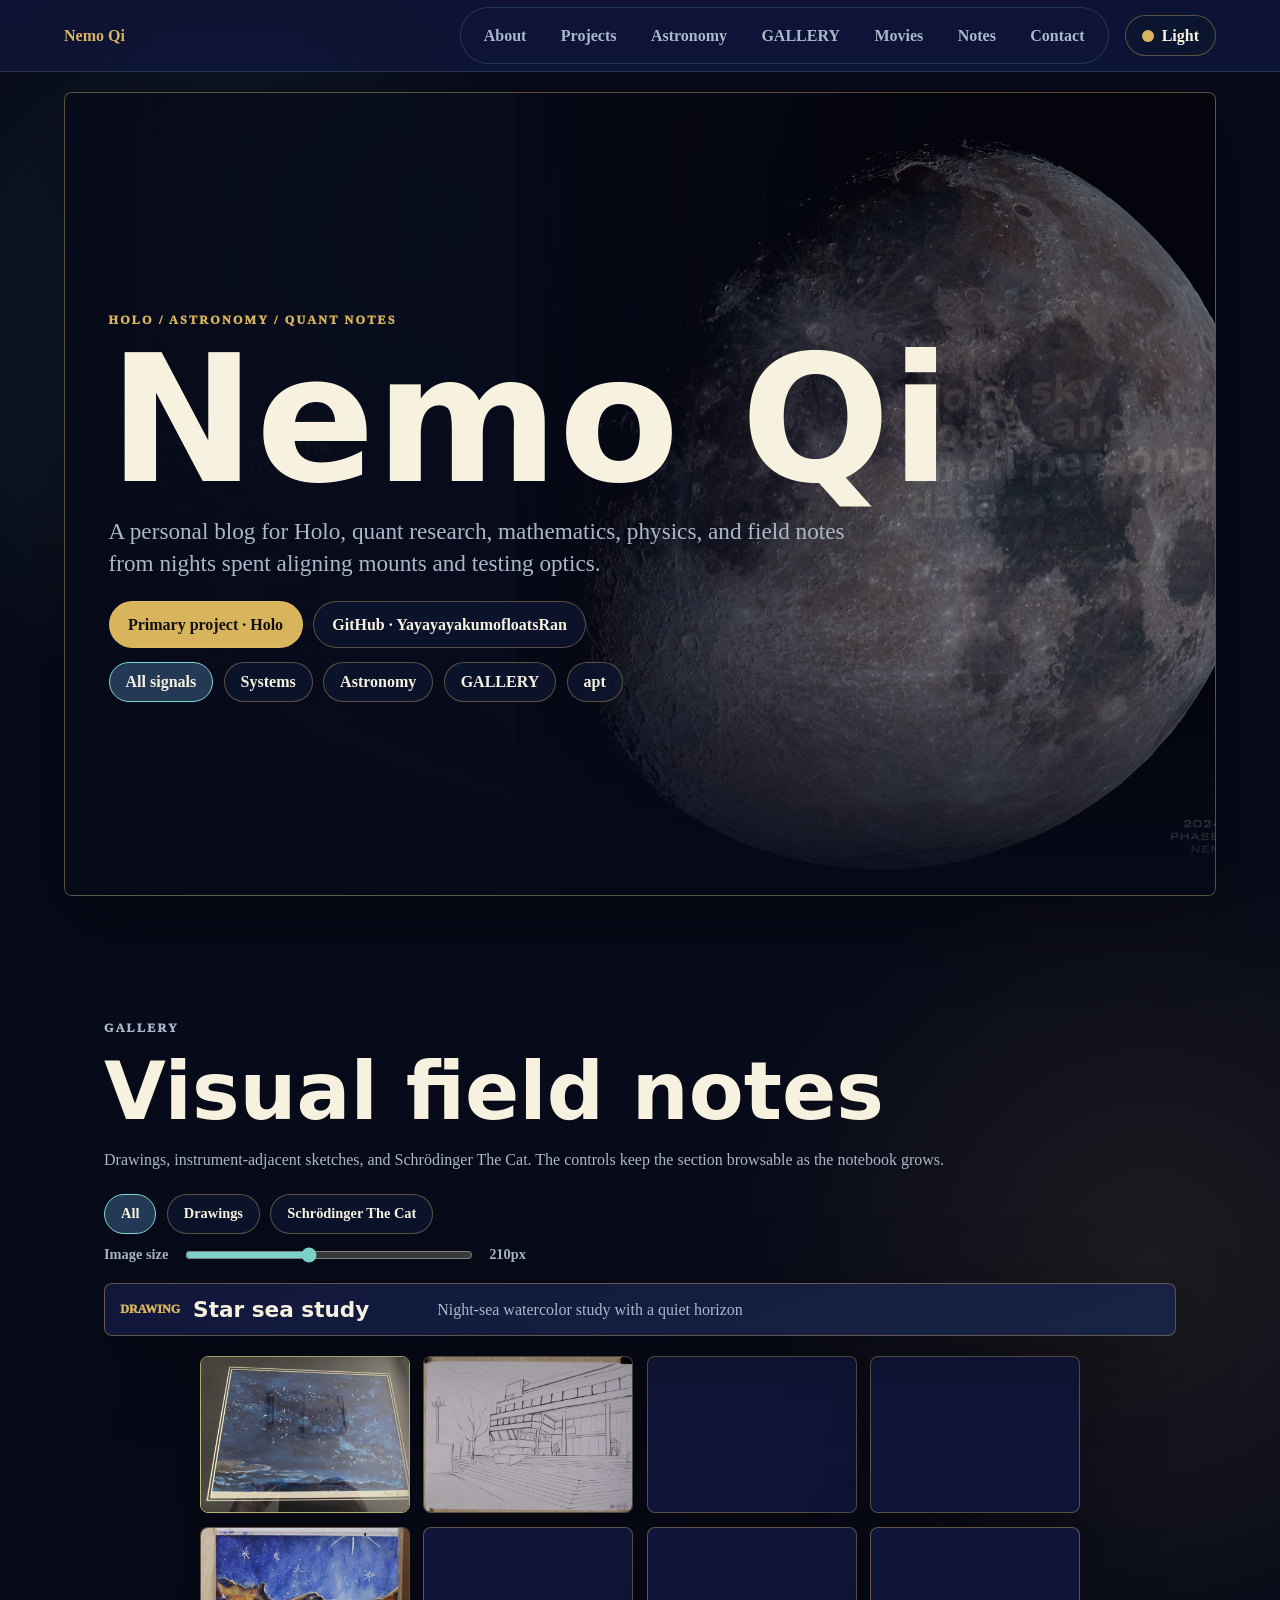
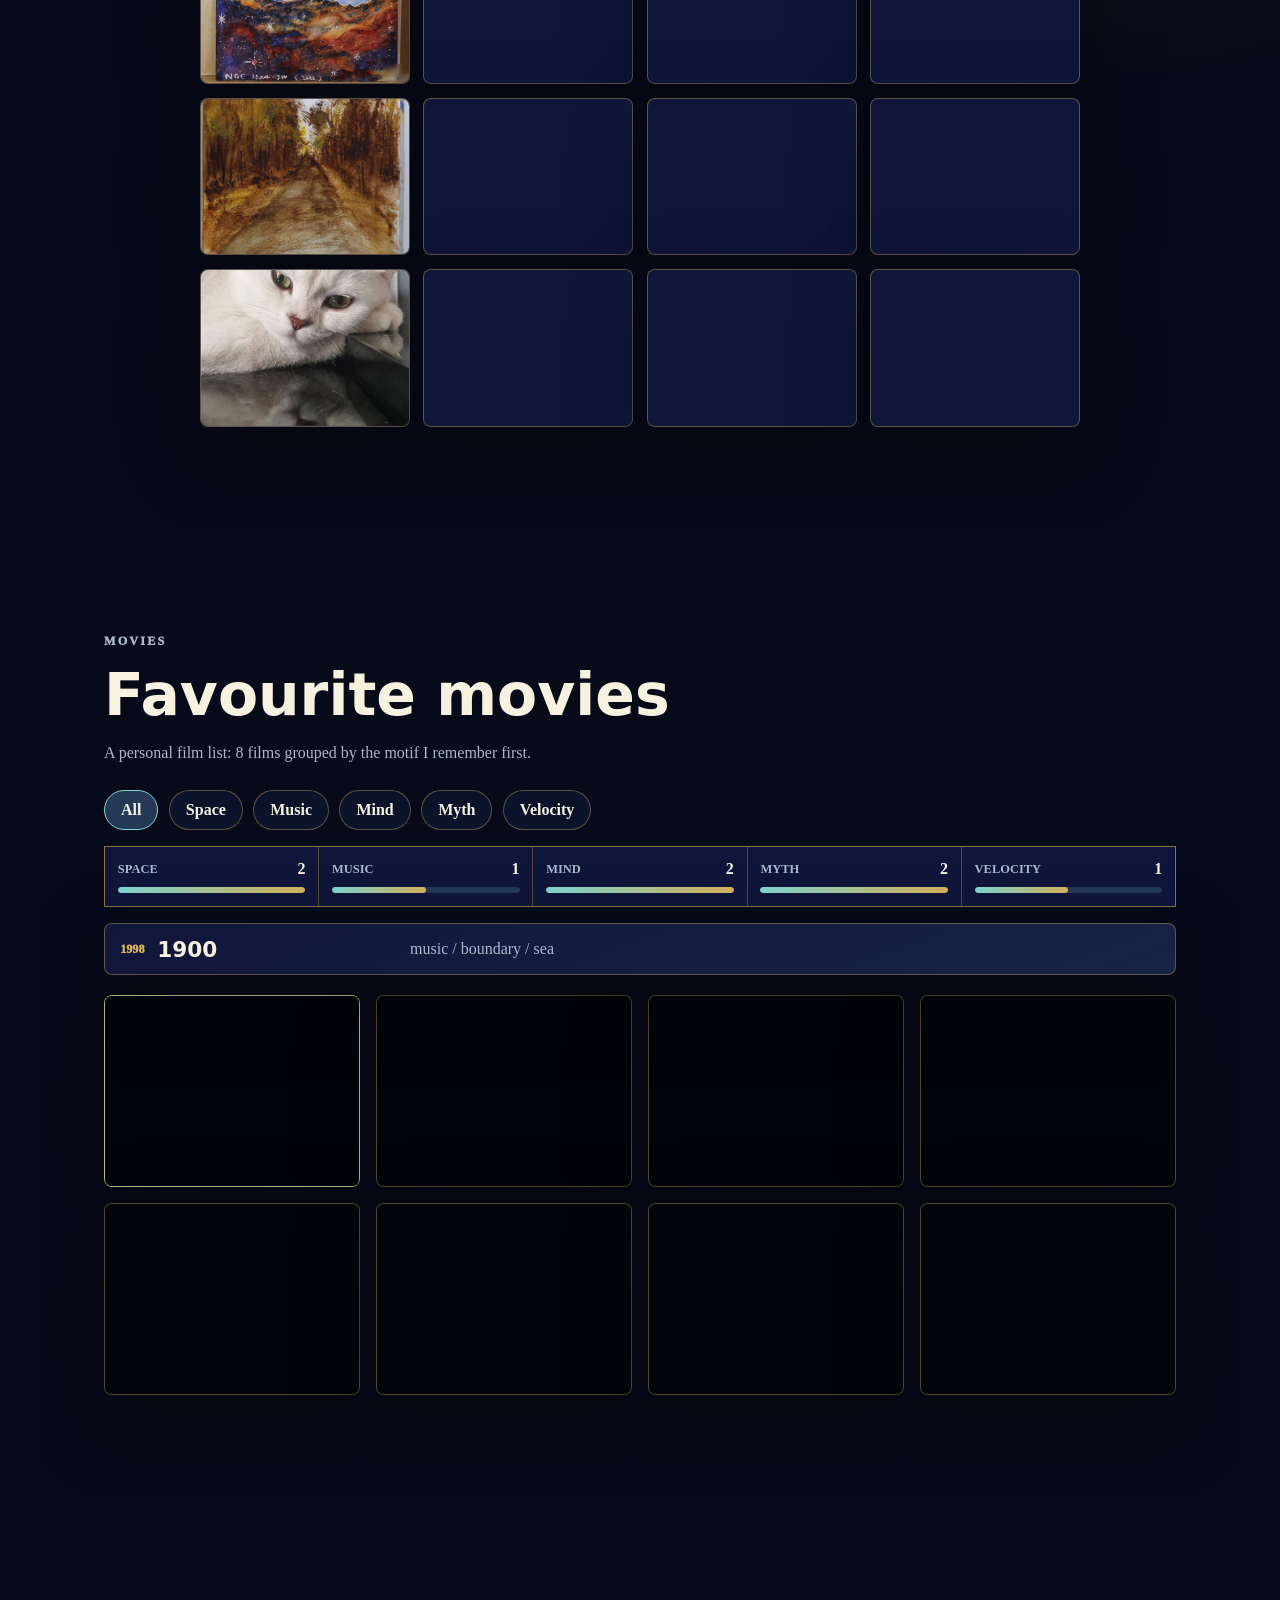
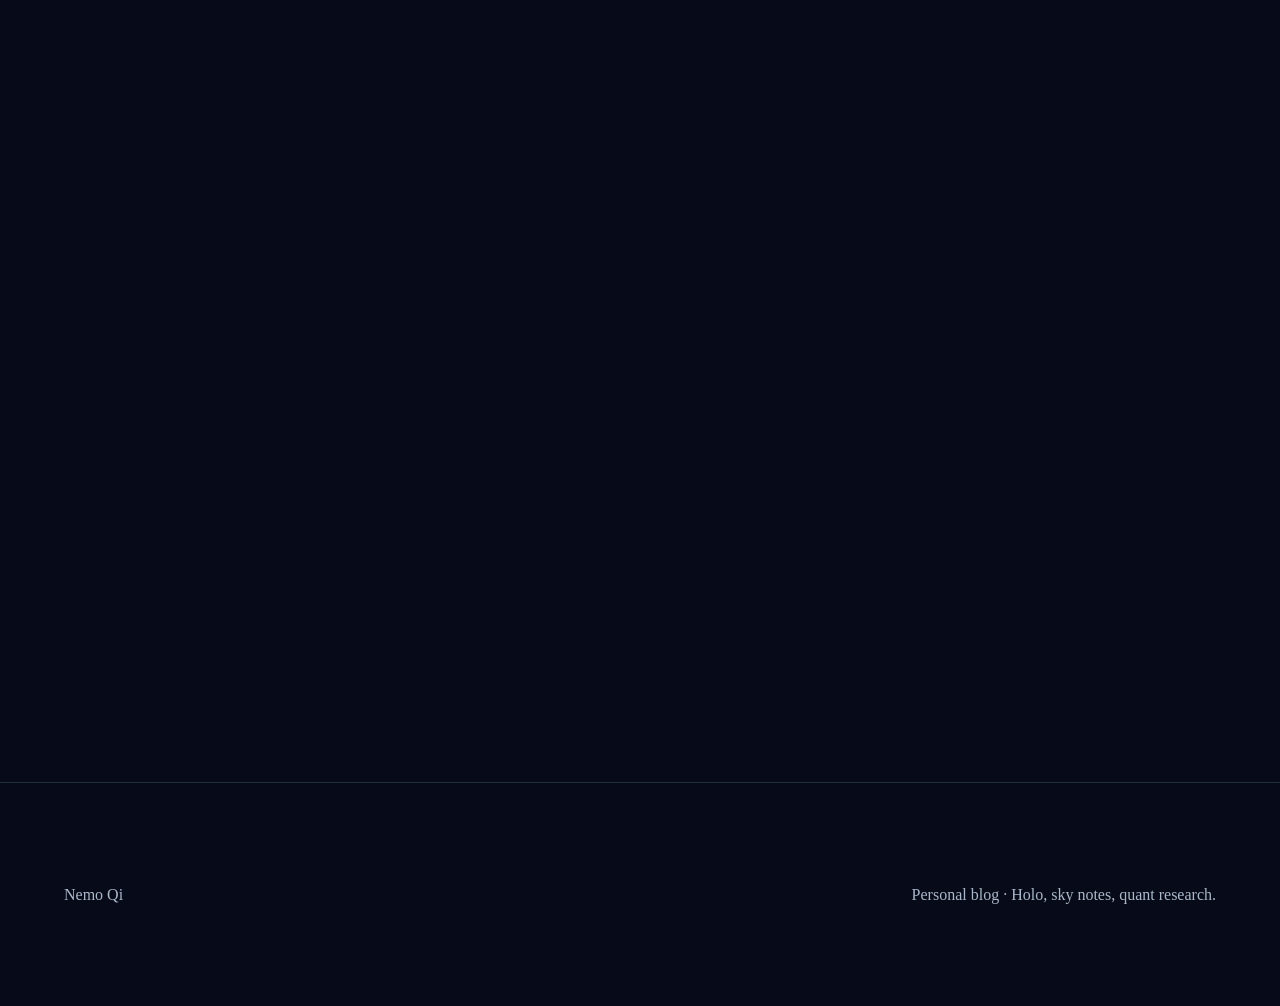
<file: index.html>
<!doctype html>
<html lang="zh-CN">
  <head>
    <meta charset="UTF-8" />
    <meta name="viewport" content="width=device-width, initial-scale=1.0" />
    <meta http-equiv="refresh" content="0; url=site/" />
    <title>Nemo Qi</title>
    <link rel="canonical" href="site/" />
    <script>
      window.location.replace("site/" + window.location.search + window.location.hash);
    </script>
  </head>
  <body>
    <p><a href="site/">Open Nemo Qi personal blog</a></p>
  </body>
</html>
</file>
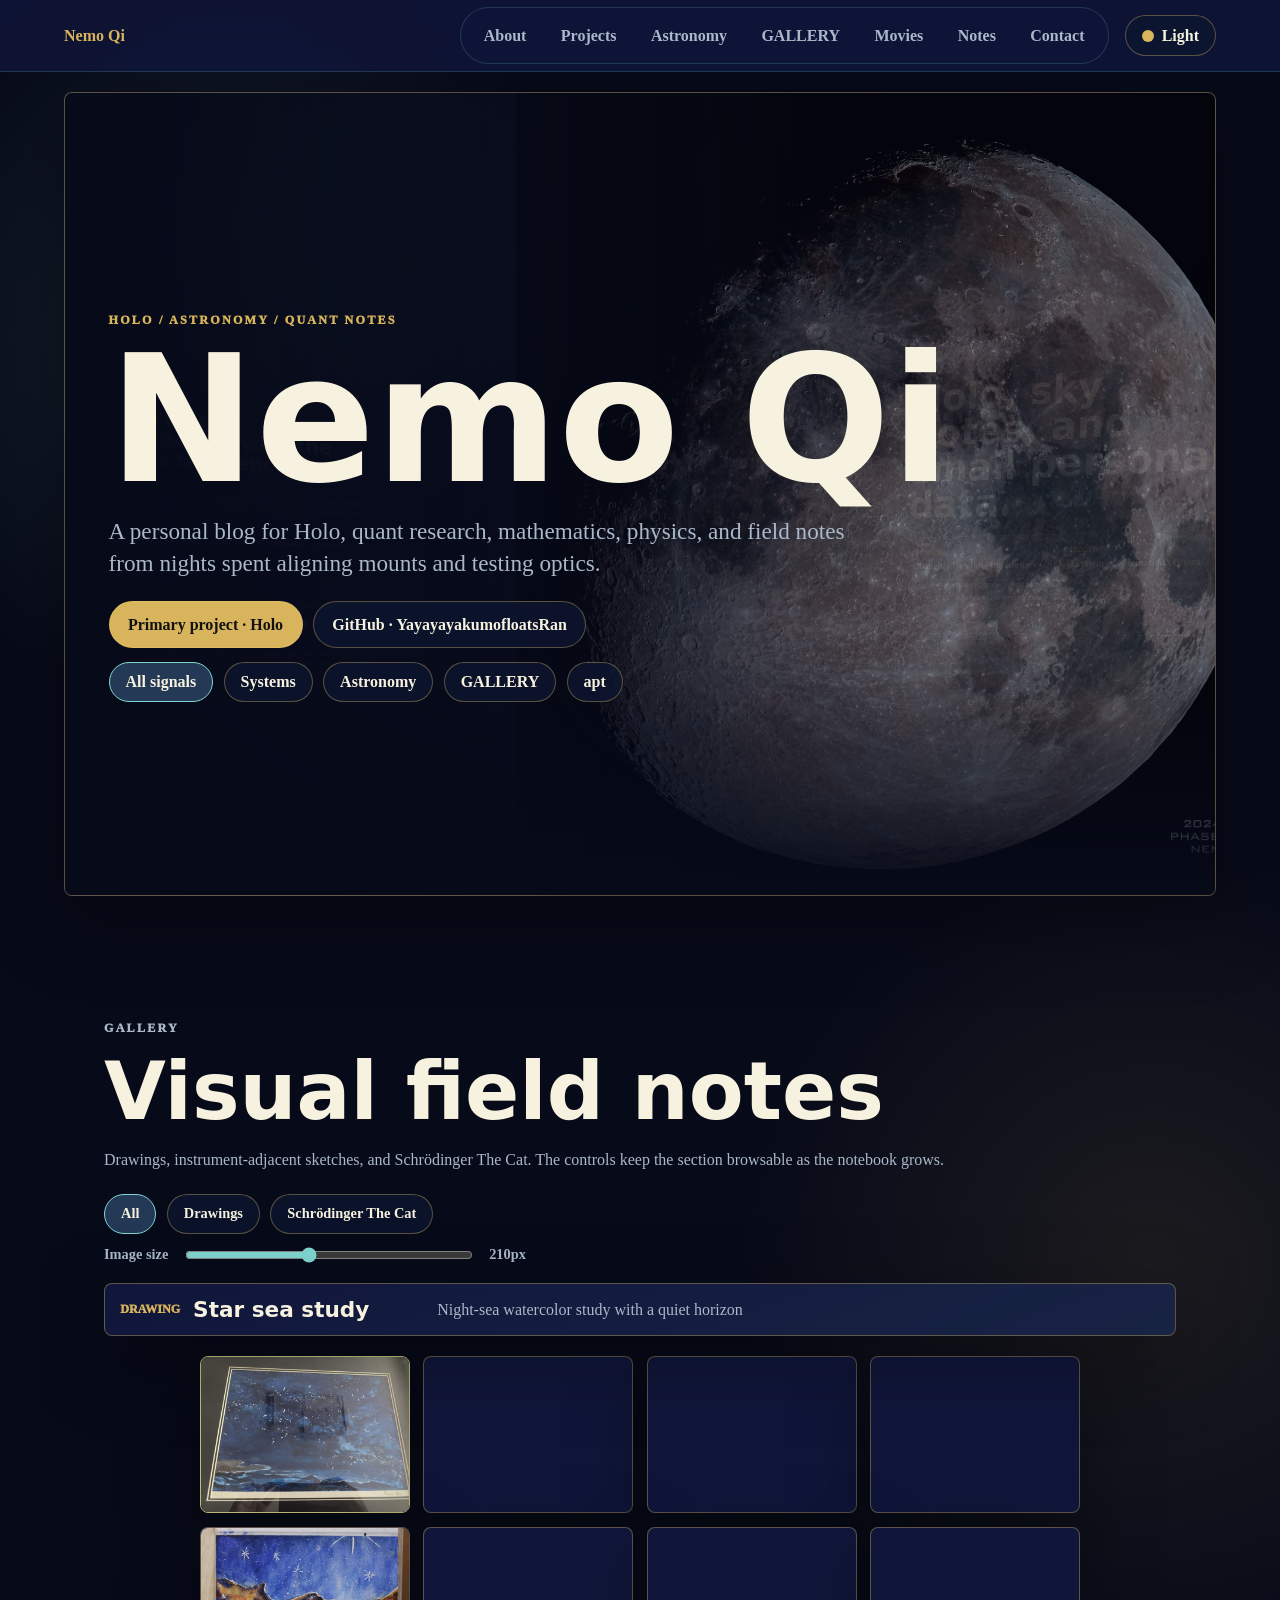
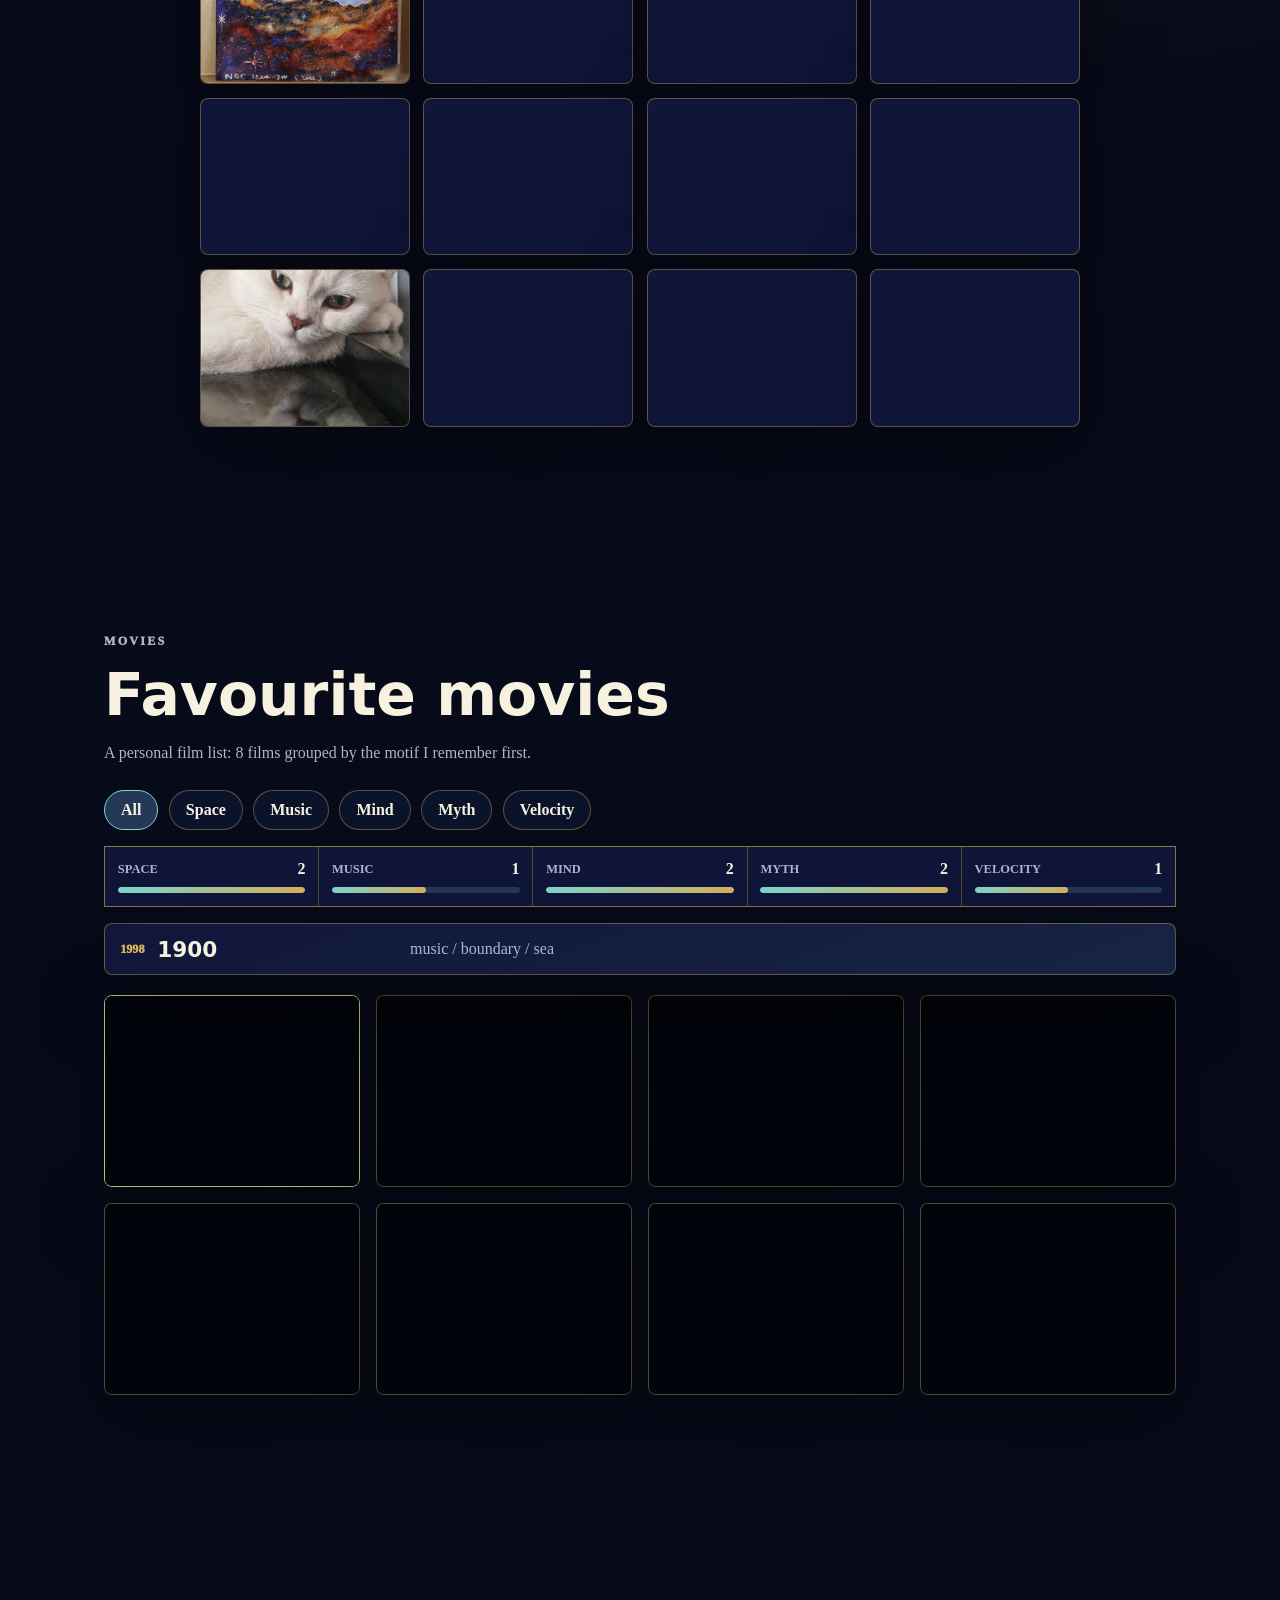
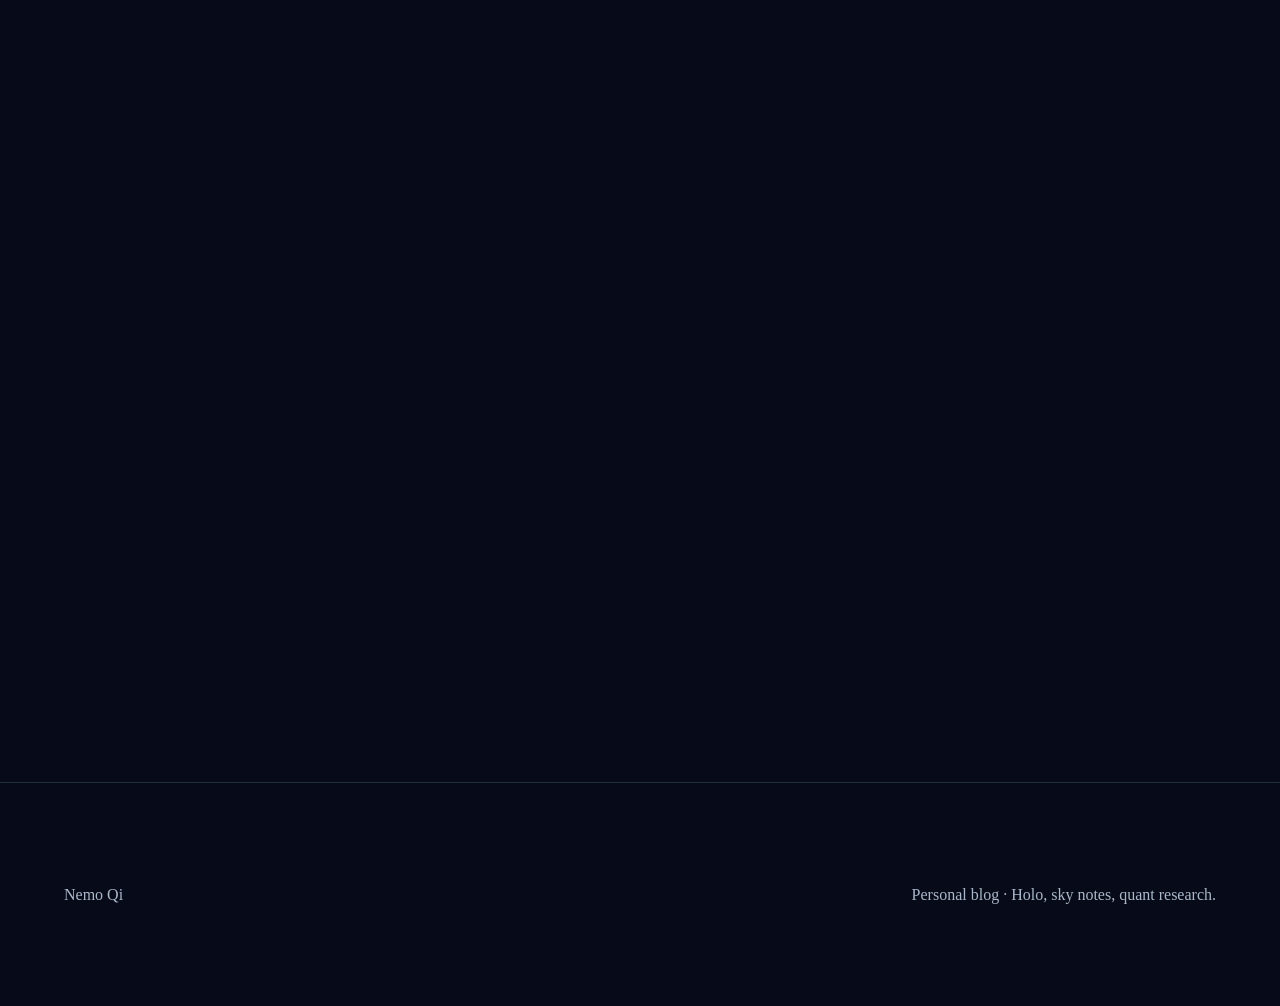
<file: site/index.html>
<!doctype html>
<html lang="zh-CN" data-theme="dark">
  <head>
    <meta charset="UTF-8" />
    <meta name="viewport" content="width=device-width, initial-scale=1.0" />
    <meta
      name="description"
      content="Nemo Qi's personal blog on Holo, AI systems, quantitative research, astronomy field notes, mathematics, physics, sensing, and automation."
    />
    <title>Nemo Qi · Holo / Astronomy / Systems</title>
    <link rel="stylesheet" href="styles.css" />
  </head>
  <body>
    <canvas class="network-canvas starfield-canvas" aria-hidden="true"></canvas>

    <header class="topbar">
      <a class="brand" href="#intro" aria-label="Nemo Qi personal blog">Nemo Qi</a>
      <nav class="nav" aria-label="Primary navigation">
        <a href="#about">About</a>
        <a href="#projects">Projects</a>
        <a href="#astronomy">Astronomy</a>
        <a href="#gallery">GALLERY</a>
        <a href="#movies">Movies</a>
        <a href="#notes">Notes</a>
        <a href="#contact">Contact</a>
      </nav>
      <button class="theme-toggle" id="themeToggle" type="button" aria-label="Switch color theme">
        <span class="theme-dot" aria-hidden="true"></span>
        <span id="themeLabel">Light</span>
      </button>
    </header>

    <main class="page-flow">
      <section class="stellar-deck-section" id="intro" aria-label="3D astronomy deck">
        <div class="deck-viewport stellar-deck" id="stellarDeck" tabindex="0" aria-roledescription="carousel">
          <div class="deck-track">
            <section class="hero deck-panel active" data-deck-panel data-deck-id="intro" aria-label="Intro">
              <img
                class="moon-hero"
                src="assets/moon-20240321-phase.jpg" data-full="assets/preview/moon-20240321-phase.jpg"
                alt="Moon captured by Nemo Qi on 2024-03-21, phase 0.885"
              />
              <div class="hero-shade" aria-hidden="true"></div>
              <div class="hero-copy">
                <p class="eyebrow">HOLO / ASTRONOMY / QUANT NOTES</p>
                <h1>Nemo Qi</h1>
                <p class="lead">
                  A personal blog for Holo, quant research, mathematics, physics,
                  and field notes from nights spent aligning mounts and testing optics.
                </p>
                <div class="hero-actions">
                  <a class="primary-link" href="https://github.com/YayayayakumofloatsRan/Holo" target="_blank" rel="noreferrer">
                    Primary project · Holo
                  </a>
                  <a class="secondary-link" href="https://github.com/YayayayakumofloatsRan" target="_blank" rel="noreferrer">
                    GitHub · YayayayakumofloatsRan
                  </a>
                </div>
                <div class="control-dock" aria-label="Interactive focus controls">
                  <button class="focus-chip active" type="button" data-focus="all">All signals</button>
                  <button class="focus-chip" type="button" data-focus="systems">Systems</button>
                  <button class="focus-chip" type="button" data-focus="astronomy">Astronomy</button>
                  <button class="focus-chip" type="button" data-focus="gallery">GALLERY</button>
                  <button class="focus-chip" type="button" id="aptTrigger">apt</button>
                </div>
                <div class="apt-panel" id="aptPanel" hidden>
                  <pre aria-label="apt joke"><code>apt:
sudo apt install apt</code></pre>
                </div>
              </div>
              <div class="deck-edge-actions" aria-label="Deck page controls">
                <button class="deck-edge-button deck-edge-button-prev" type="button" data-deck-action="prev" aria-label="Previous deck page"><span aria-hidden="true">‹</span></button>
                <button class="deck-edge-button deck-edge-button-next" type="button" data-deck-action="next" aria-label="Next deck page"><span aria-hidden="true">›</span></button>
              </div>
            </section>

            <section class="profile-strip deck-panel" id="about" data-deck-panel data-deck-id="about" aria-label="Profile and about">
              <div class="section-kicker">ABOUT</div>
              <div class="about-layout">
                <h2>Holo, sky notes, and small personal data.</h2>
                <div class="about-copy">
                  <p>
                    Holo is my public AI runtime kernel for a bounded, inspectable
                    conversational agent. The public repo keeps the generic kernel,
                    tests, docs, and offline bionic-kernel probes while private state stays out.
                  </p>
                </div>
              </div>
              <div class="profile-facts" aria-label="Profile facts">
                <article>
                  <span>School</span>
                  <strong>Shanghai Jiao Tong University</strong>
                  <p>Intelligent Sensing Engineering, focused on systems that meet real measurements.</p>
                </article>
                <article>
                  <span>Direction</span>
                  <strong>AI systems / Automation / Quant</strong>
                  <p>Holo runtime work, ProjectH research, sensing/control software, and data workflows.</p>
                </article>
                <article>
                  <span>Contact</span>
                  <strong>enhancednemoqi@outlook.com</strong>
                  <p>Public mailbox for project notes, collaboration, and blog updates.</p>
                </article>
                <article>
                  <span>Practice</span>
                  <strong>Controls / Linux / data workflows</strong>
                  <p>Controller interfaces, Linux habits, and repeatable research pipelines.</p>
                </article>
              </div>
              <div class="deck-edge-actions" aria-label="Deck page controls">
                <button class="deck-edge-button deck-edge-button-prev" type="button" data-deck-action="prev" aria-label="Previous deck page"><span aria-hidden="true">‹</span></button>
                <button class="deck-edge-button deck-edge-button-next" type="button" data-deck-action="next" aria-label="Next deck page"><span aria-hidden="true">›</span></button>
              </div>
            </section>

            <section class="projects-section deck-panel" id="projects" data-deck-panel data-deck-id="projects">
              <div class="section-heading">
                <p class="eyebrow">PROJECTS</p>
                <h2>Projects with inspectable moving parts.</h2>
              </div>

              <div class="project-grid">
                <article class="project-card flagship">
                  <div class="project-topline">
                    <span>Primary project</span>
                    <span>Public repo</span>
                  </div>
                  <h3>Holo</h3>
                  <p>
                    Holo is my primary public project: an AI runtime kernel for bounded,
                    inspectable agent work. Its current public surface separates memory,
                    processors, transports, action selection, diagnostics, and acceptance gates.
                  </p>
                  <a href="https://github.com/YayayayakumofloatsRan/Holo" target="_blank" rel="noreferrer">
                    Open Holo repository
                  </a>
                </article>

                <article class="project-card quant">
                  <div class="project-topline">
                    <span>Research system</span>
                    <span>Private repo</span>
                  </div>
                  <h3>ProjectH</h3>
                  <p>
                    ProjectH is a private quant research lab for medium- and low-frequency
                    market workflows. It emphasizes walk-forward rigor, execution
                    constraints, risk controls, and data truth chains.
                  </p>
                  <a href="https://github.com/YayayayakumofloatsRan" target="_blank" rel="noreferrer">
                    GitHub profile
                  </a>
                </article>

                <article class="project-card">
                  <div class="project-topline">
                    <span>Measurement</span>
                    <span>Public repo</span>
                  </div>
                  <h3>laser_extraction</h3>
                  <p>
                    A measurement archive for laser stripe extraction, calibration, and
                    geometry verification. Useful public work, but the center of gravity
                    here is Holo, ProjectH, and field notes.
                  </p>
                  <a href="https://github.com/YayayayakumofloatsRan/laser_extraction" target="_blank" rel="noreferrer">
                    View repository
                  </a>
                </article>
              </div>
              <div class="deck-edge-actions" aria-label="Deck page controls">
                <button class="deck-edge-button deck-edge-button-prev" type="button" data-deck-action="prev" aria-label="Previous deck page"><span aria-hidden="true">‹</span></button>
                <button class="deck-edge-button deck-edge-button-next" type="button" data-deck-action="next" aria-label="Next deck page"><span aria-hidden="true">›</span></button>
              </div>
            </section>

            <section class="astronomy-section deck-panel constellation-screen" id="astronomy" data-deck-panel data-deck-id="astronomy">
              <div class="astro-visual-panel">
                <div class="astro-media-grid" aria-label="Annotated astronomy visual notes">
                <figure
                  class="astro-card active"
                  data-astro-card
                  data-astro-kicker="0.885"
                  data-astro-title="Moon observation log"
                  data-astro-note="Public phase 0.885 Moon record with the location line removed from the deployable asset."
                >
                  <img src="assets/moon-20240321-phase.jpg" data-full="assets/preview/moon-20240321-phase.jpg" alt="Moon captured by Nemo Qi on 2024-03-21" />
                  <figcaption>
                    <span>0.885</span>
                    <strong>Moon observation log</strong>
                  </figcaption>
                </figure>
                <figure
                  class="astro-card"
                  data-astro-card
                  data-astro-kicker="0.885-2"
                  data-astro-title="Moon field study"
                  data-astro-note="Clean phase 0.885 frame without embedded text, useful as the visual baseline beside the public log."
                >
                  <img src="assets/astronomy/moon-phase-0885-lowres.jpg" data-full="assets/preview/astronomy/moon-phase-0885-lowres.jpg" alt="Clean Moon phase 0.885 observation image" loading="lazy" decoding="async" />
                  <figcaption>
                    <span>0.885-2</span>
                    <strong>Moon field study</strong>
                  </figcaption>
                </figure>
                <figure
                  class="astro-card"
                  data-astro-card
                  data-astro-kicker="EARLY-IMAGE"
                  data-astro-title="Early Moon frame"
                  data-astro-note="Earlier lunar capture kept as a comparison point for focus, seeing, and processing progress."
                >
                  <img src="assets/astronomy/moon-wide-field.jpg" data-full="assets/preview/astronomy/moon-wide-field.jpg" alt="Early Moon observation image" loading="lazy" decoding="async" />
                  <figcaption>
                    <span>EARLY-IMAGE</span>
                    <strong>Early Moon frame</strong>
                  </figcaption>
                </figure>
                <figure
                  class="astro-card"
                  data-astro-card
                  data-astro-kicker="SKYWATCHER 200mmF5"
                  data-astro-title="Newtonian reflector interior"
                  data-astro-note="SKYWATCHER 200mmF5 Newtonian reflector view, kept under the formal equipment name instead of the informal local nickname."
                >
                  <img src="assets/astronomy/newtonian-front-cell.jpg" data-full="assets/preview/astronomy/newtonian-front-cell.jpg" alt="SKYWATCHER 200mm F5 Newtonian reflector interior view" loading="lazy" decoding="async" />
                  <figcaption>
                    <span>SKYWATCHER 200mmF5</span>
                    <strong>Newtonian reflector interior</strong>
                  </figcaption>
                </figure>
                <figure
                  class="astro-card"
                  data-astro-card
                  data-astro-kicker="SECONDARY MIRROR"
                  data-astro-title="Secondary mirror alignment"
                  data-astro-note="Annotated secondary assembly view from the selected astronomy folder, useful for collimation and optical-path notes."
                >
                  <img src="assets/astronomy/secondary-mirror-reflection.jpg" data-full="assets/preview/astronomy/secondary-mirror-reflection.jpg" alt="Secondary mirror assembly view inside a Newtonian reflector" loading="lazy" decoding="async" />
                  <figcaption>
                    <span>SECONDARY MIRROR</span>
                    <strong>Secondary mirror alignment</strong>
                  </figcaption>
                </figure>
                <figure
                  class="astro-card"
                  data-astro-card
                  data-astro-kicker="POLAR SCOPE"
                  data-astro-title="Polar scope reticle"
                  data-astro-note="Polar scope / 极轴镜 internal reticle view for alignment habits and mount setup notes."
                >
                  <img src="assets/astronomy/polar-scope-reticle.jpg" data-full="assets/preview/astronomy/polar-scope-reticle.jpg" alt="Polar scope reticle internal view" loading="lazy" decoding="async" />
                  <figcaption>
                    <span>POLAR SCOPE</span>
                    <strong>Polar scope reticle / 极轴镜内部视角</strong>
                  </figcaption>
                </figure>
                </div>
                <aside class="astro-inspector" id="astroInspector" aria-live="polite">
                  <span id="astroInspectorKicker">0.885</span>
                  <h3 id="astroInspectorTitle">Moon observation log</h3>
                  <p id="astroInspectorNote">
                    Public phase 0.885 Moon record with the location line removed from the deployable asset.
                  </p>
                  <p class="astro-inspector-hint">Hover or focus a frame to update this note; click a frame for the large preview.</p>
                </aside>
              </div>
              <div class="astro-copy">
                <p class="eyebrow">ASTRONOMY</p>
                <h2>Observing is engineering with the sky as the bench.</h2>
                <p>
                  Astronomy is not a backdrop; it is a measurement habit. Polar alignment,
                  backlash, seeing, focus, and processing choices all become visible
                  errors. I work with EQ6 mounts, Schmidt-Cassegrain setups, SKYWATCHER
                  200mmF5, deep-sky imaging, and planetary capture.
                </p>
                <ul class="tag-list" aria-label="Astronomy equipment and interests">
                  <li>EQ6</li>
                  <li>Schmidt-Cassegrain</li>
                  <li>SKYWATCHER 200mmF5</li>
                  <li>deep-sky</li>
                  <li>planetary</li>
                </ul>
                <div class="solar-system-widget" aria-label="Interactive solar system">
                  <div class="solar-system" id="solarSystem" aria-label="Solar system orbit toy">
                    <span class="sun-core" aria-hidden="true"></span>
                    <button class="planet-button mercury" type="button" data-planet="mercury" aria-label="Mercury"></button>
                    <button class="planet-button venus" type="button" data-planet="venus" aria-label="Venus"></button>
                    <button class="planet-button earth active" type="button" data-planet="earth" aria-label="Earth"></button>
                    <button class="planet-button mars" type="button" data-planet="mars" aria-label="Mars"></button>
                    <button class="planet-button jupiter" type="button" data-planet="jupiter" aria-label="Jupiter"></button>
                    <button class="planet-button saturn" type="button" data-planet="saturn" aria-label="Saturn"></button>
                    <button class="planet-button uranus" type="button" data-planet="uranus" aria-label="Uranus"></button>
                    <button class="planet-button neptune" type="button" data-planet="neptune" aria-label="Neptune"></button>
                  </div>
                  <div class="solar-controls">
                    <label for="orbitRange">Orbit phase</label>
                    <input id="orbitRange" type="range" min="0" max="360" value="42" step="6" />
                    <output id="orbitReadout" for="orbitRange">42°</output>
                    <label for="orbitSpeed">Earth-year duration</label>
                    <input id="orbitSpeed" type="range" min="8" max="48" value="24" step="4" />
                    <output id="orbitSpeedReadout" for="orbitSpeed">Earth 24s</output>
                    <p class="planet-readout" id="planetReadout">
                      <strong>Earth</strong>
                      <span>365.26 Earth days per orbit. Slider sets Earth-year duration; other planets keep NASA/JPL period ratios.</span>
                    </p>
                  </div>
                </div>
              </div>
              <div class="deck-edge-actions" aria-label="Deck page controls">
                <button class="deck-edge-button deck-edge-button-prev" type="button" data-deck-action="prev" aria-label="Previous deck page"><span aria-hidden="true">‹</span></button>
                <button class="deck-edge-button deck-edge-button-next" type="button" data-deck-action="next" aria-label="Next deck page"><span aria-hidden="true">›</span></button>
              </div>
            </section>
          </div>
        </div>
      </section>

      <div class="vertical-flow">

      <section class="gallery-section" id="gallery">
        <div class="section-heading">
          <p class="eyebrow">GALLERY</p>
          <h2>Visual field notes</h2>
          <p>
            Drawings, instrument-adjacent sketches, and Schrödinger The Cat. The controls
            keep the section browsable as the notebook grows.
          </p>
        </div>

        <div class="gallery-controls" aria-label="GALLERY display controls">
          <div class="gallery-filter-row" aria-label="GALLERY category filters">
            <button class="gallery-filter active" type="button" data-gallery-filter="all">All</button>
            <button class="gallery-filter" type="button" data-gallery-filter="drawings">Drawings</button>
            <button class="gallery-filter" type="button" data-gallery-filter="cats">Schrödinger The Cat</button>
          </div>
          <label for="gallerySize">Image size</label>
          <input id="gallerySize" type="range" min="150" max="290" value="210" step="10" />
          <output id="gallerySizeValue" for="gallerySize">210px</output>
        </div>

        <div class="media-browse-layout gallery-browse">
          <aside class="media-inspector gallery-inspector" id="galleryInspector" aria-live="polite">
            <span id="galleryInspectorKicker">Drawing</span>
            <h3 id="galleryInspectorTitle">Star sea study</h3>
            <p id="galleryInspectorNote">A night-sea color study with a quiet horizon.</p>
            <p class="media-inspector-hint">Hover or focus an image to read the note here; click for the large preview.</p>
          </aside>
        <div class="gallery-grid" aria-label="Supplied drawing and cat gallery">
          <figure class="art-card active" data-gallery-card data-gallery-kind="drawings">
            <img class="art-image" src="assets/drawings/star-sea.jpg" data-full="assets/preview/drawings/star-sea.jpg" alt="Night-sea watercolor study with a quiet horizon" loading="lazy" decoding="async" />
            <figcaption><span>Drawing</span><strong>Star sea study</strong></figcaption>
          </figure>
          <figure class="art-card" data-gallery-card data-gallery-kind="drawings">
            <img class="art-image" src="assets/drawings/campus-linework.jpg" data-full="assets/preview/drawings/campus-linework.jpg" alt="Campus architecture linework study" loading="lazy" decoding="async" />
            <figcaption><span>Linework</span><strong>Campus geometry</strong></figcaption>
          </figure>
          <figure class="art-card" data-gallery-card data-gallery-kind="drawings">
            <img class="art-image" src="assets/drawings/lake-study.jpg" data-full="assets/preview/drawings/lake-study.jpg" alt="Sepia lake and tree reflection study" loading="lazy" decoding="async" />
            <figcaption><span>Landscape</span><strong>Quiet lake study</strong></figcaption>
          </figure>
          <figure class="art-card" data-gallery-card data-gallery-kind="drawings">
            <img class="art-image" src="assets/drawings/web-geometry.jpg" data-full="assets/preview/drawings/web-geometry.jpg" alt="Spider web geometry study in watercolor" loading="lazy" decoding="async" />
            <figcaption><span>Structure</span><strong>Web geometry map</strong></figcaption>
          </figure>
          <figure class="art-card" data-gallery-card data-gallery-kind="drawings">
            <img class="art-image" src="assets/drawings/ridge-under-stars.jpg" data-full="assets/preview/drawings/ridge-under-stars.jpg" alt="NGC 3324 watercolor field study" loading="lazy" decoding="async" />
            <figcaption><span>Nebula study</span><strong>NGC 3324</strong></figcaption>
          </figure>
          <figure class="art-card" data-gallery-card data-gallery-kind="drawings">
            <img class="art-image" src="assets/drawings/snow-mountain.jpg" data-full="assets/preview/drawings/snow-mountain.jpg" alt="Snow mountain watercolor gradient study" loading="lazy" decoding="async" />
            <figcaption><span>Mountain</span><strong>Snow-line gradient</strong></figcaption>
          </figure>
          <figure class="art-card" data-gallery-card data-gallery-kind="drawings">
            <img class="art-image" src="assets/drawings/skyline-dusk.jpg" data-full="assets/preview/drawings/skyline-dusk.jpg" alt="Blue dusk skyline silhouette study" loading="lazy" decoding="async" />
            <figcaption><span>Urban dusk</span><strong>Skyline silhouettes</strong></figcaption>
          </figure>
          <figure class="art-card" data-gallery-card data-gallery-kind="drawings">
            <img class="art-image" src="assets/drawings/watercolor-cat.jpg" data-full="assets/preview/drawings/watercolor-cat.jpg" alt="Watercolor white cat color field" loading="lazy" decoding="async" />
            <figcaption><span>Watercolor</span><strong>Cat color field</strong></figcaption>
          </figure>
          <figure class="art-card" data-gallery-card data-gallery-kind="drawings">
            <img class="art-image" src="assets/drawings/forest-road.jpg" data-full="assets/preview/drawings/forest-road.jpg" alt="Forest road perspective watercolor study" loading="lazy" decoding="async" />
            <figcaption><span>Path</span><strong>Forest road perspective</strong></figcaption>
          </figure>
          <figure class="art-card" data-gallery-card data-gallery-kind="cats">
            <img class="art-image" src="assets/cats/cat-portrait.jpg" data-full="assets/preview/cats/cat-portrait.jpg" alt="Schrödinger The Cat portrait" loading="lazy" decoding="async" />
            <figcaption><span>Schrödinger The Cat</span><strong>Wide-eyed portrait</strong></figcaption>
          </figure>
          <figure class="art-card" data-gallery-card data-gallery-kind="cats">
            <img class="art-image" src="assets/cats/cat-blanket.jpg" data-full="assets/preview/cats/cat-blanket.jpg" alt="Schrödinger The Cat lying on a blanket" loading="lazy" decoding="async" />
            <figcaption><span>Schrödinger The Cat</span><strong>Blanket mode</strong></figcaption>
          </figure>
          <figure class="art-card" data-gallery-card data-gallery-kind="cats">
            <img class="art-image" src="assets/cats/cat-closeup.jpg" data-full="assets/preview/cats/cat-closeup.jpg" alt="Schrödinger The Cat close-up" loading="lazy" decoding="async" />
            <figcaption><span>Schrödinger The Cat</span><strong>Close orbit</strong></figcaption>
          </figure>
          <figure class="art-card" data-gallery-card data-gallery-kind="cats">
            <img class="art-image" src="assets/cats/cat-resting.jpg" data-full="assets/preview/cats/cat-resting.jpg" alt="Schrödinger The Cat resting" loading="lazy" decoding="async" />
            <figcaption><span>Schrödinger The Cat</span><strong>Rest state</strong></figcaption>
          </figure>
          <figure class="art-card" data-gallery-card data-gallery-kind="cats">
            <img class="art-image" src="assets/cats/cat-plant.jpg" data-full="assets/preview/cats/cat-plant.jpg" alt="Schrödinger The Cat near a plant" loading="lazy" decoding="async" />
            <figcaption><span>Schrödinger The Cat</span><strong>Plant inspection</strong></figcaption>
          </figure>
          <figure class="art-card" data-gallery-card data-gallery-kind="cats">
            <img class="art-image" src="assets/cats/cat-drum.jpg" data-full="assets/preview/cats/cat-drum.jpg" alt="Schrödinger The Cat inside a drum-like circular frame" loading="lazy" decoding="async" />
            <figcaption><span>Schrödinger The Cat</span><strong>Circular chamber</strong></figcaption>
          </figure>
          <figure class="art-card" data-gallery-card data-gallery-kind="cats">
            <img class="art-image" src="assets/cats/cat-paper-tunnel.jpg" data-full="assets/preview/cats/cat-paper-tunnel.jpg" alt="Schrödinger The Cat viewed through a paper tunnel" loading="lazy" decoding="async" />
            <figcaption><span>Schrödinger The Cat</span><strong>Paper tunnel</strong></figcaption>
          </figure>
        </div>
        </div>
      </section>
      <section class="movies-section" id="movies">
        <div class="section-heading">
          <p class="eyebrow">MOVIES</p>
          <h2>Favourite movies</h2>
          <p>
            A personal film list: 8 films grouped by the motif I remember first.
          </p>
        </div>
        <div class="movie-controls" aria-label="Movie filters">
          <button class="movie-filter active" type="button" data-movie-filter="all">All</button>
          <button class="movie-filter" type="button" data-movie-filter="space">Space</button>
          <button class="movie-filter" type="button" data-movie-filter="music">Music</button>
          <button class="movie-filter" type="button" data-movie-filter="mind">Mind</button>
          <button class="movie-filter" type="button" data-movie-filter="myth">Myth</button>
          <button class="movie-filter" type="button" data-movie-filter="velocity">Velocity</button>
        </div>
        <div class="movie-data-viz" aria-label="Favourite movie motif counts">
          <article style="--value: 2"><span>Space</span><strong>2</strong><i aria-hidden="true"></i></article>
          <article style="--value: 1"><span>Music</span><strong>1</strong><i aria-hidden="true"></i></article>
          <article style="--value: 2"><span>Mind</span><strong>2</strong><i aria-hidden="true"></i></article>
          <article style="--value: 2"><span>Myth</span><strong>2</strong><i aria-hidden="true"></i></article>
          <article style="--value: 1"><span>Velocity</span><strong>1</strong><i aria-hidden="true"></i></article>
        </div>
        <div class="media-browse-layout movie-browse">
          <aside class="media-inspector movie-inspector" id="movieInspector" aria-live="polite">
            <span id="movieInspectorKicker">1998</span>
            <h3 id="movieInspectorTitle">1900</h3>
            <p id="movieInspectorNote">music / boundary / sea</p>
            <p class="media-inspector-hint">Hover or focus a movie still to update this note; click for the large preview.</p>
          </aside>
        <div class="movie-grid">
          <article class="movie-card music active">
            <img class="movie-still" src="assets/movies/1900.jpg" data-full="assets/preview/movies/1900.jpg" alt="1900 supplied movie still" loading="lazy" decoding="async" />
            <div class="movie-copy"><span>1998</span><strong>1900</strong><small>music / boundary / sea</small></div>
          </article>
          <article class="movie-card space">
            <img class="movie-still" src="assets/movies/contact.jpg" data-full="assets/preview/movies/contact.jpg" alt="Contact supplied movie still" loading="lazy" decoding="async" />
            <div class="movie-copy"><span>1997</span><strong>Contact</strong><small>signal / faith / science</small></div>
          </article>
          <article class="movie-card myth">
            <img class="movie-still" src="assets/movies/dark-knight.jpg" data-full="assets/preview/movies/dark-knight.jpg" alt="Batman Dark Knight supplied movie still" loading="lazy" decoding="async" />
            <div class="movie-copy"><span>2008</span><strong>Batman Dark Knight</strong><small>order / chaos / choice</small></div>
          </article>
          <article class="movie-card mind">
            <img class="movie-still" src="assets/movies/fight-club.jpg" data-full="assets/preview/movies/fight-club.jpg" alt="Fight Club supplied movie still" loading="lazy" decoding="async" />
            <div class="movie-copy"><span>1999</span><strong>Fight Club</strong><small>identity / fracture</small></div>
          </article>
          <article class="movie-card velocity">
            <img class="movie-still" src="assets/movies/ford-v-ferrari.jpg" data-full="assets/preview/movies/ford-v-ferrari.jpg" alt="Ford v. Ferrari supplied movie still" loading="lazy" decoding="async" />
            <div class="movie-copy"><span>2019</span><strong>Ford v. Ferrari</strong><small>engineering / velocity</small></div>
          </article>
          <article class="movie-card mind">
            <img class="movie-still" src="assets/movies/gifted.jpg" data-full="assets/preview/movies/gifted.jpg" alt="Gifted supplied movie still" loading="lazy" decoding="async" />
            <div class="movie-copy"><span>2017</span><strong>Gifted</strong><small>math / childhood / care</small></div>
          </article>
          <article class="movie-card space">
            <img class="movie-still" src="assets/movies/interstellar.jpg" data-full="assets/preview/movies/interstellar.jpg" alt="Interstellar supplied movie still" loading="lazy" decoding="async" />
            <div class="movie-copy"><span>2014</span><strong>Interstellar</strong><small>gravity / time / family</small></div>
          </article>
          <article class="movie-card myth">
            <img class="movie-still" src="assets/movies/puss-in-boots.jpg" data-full="assets/preview/movies/puss-in-boots.jpg" alt="Puss in Boots supplied movie still" loading="lazy" decoding="async" />
            <div class="movie-copy"><span>2022</span><strong>Puss in Boots</strong><small>mortality / courage</small></div>
          </article>
        </div>
        </div>
      </section>
      <section class="notes-section" id="notes">
        <div class="section-heading">
          <p class="eyebrow">BLOG</p>
          <h2>Notes worth keeping.</h2>
        </div>
        <div class="note-grid">
          <article><span>Holo</span><h3>Kernel v3 notes</h3><p>Iteration notes worth saving: memory, tools, threads, and failure cases.</p></article>
          <article><span>ProjectH</span><h3>Research logs</h3><p>Only durable findings: data checks, walk-forward results, and risk controls.</p></article>
          <article><span>Astronomy</span><h3>Observing logs</h3><p>Alignment, seeing, optics, capture settings, and processing decisions.</p></article>
        </div>
      </section>

      <section class="contact-section" id="contact">
        <div>
          <p class="eyebrow">CONTACT</p>
          <h2>Public routes only.</h2>
        </div>
        <div class="contact-links">
          <a href="mailto:enhancednemoqi@outlook.com">enhancednemoqi@outlook.com</a>
          <a href="https://github.com/YayayayakumofloatsRan" target="_blank" rel="noreferrer">GitHub profile</a>
        </div>
      </section>
      </div>
    </main>

    <footer class="footer">
      <span>Nemo Qi</span>
      <span>Personal blog · Holo, sky notes, quant research.</span>
    </footer>

    <div class="image-lightbox" id="imageLightbox" role="dialog" aria-modal="true" aria-label="Image preview" hidden>
      <button class="lightbox-close" id="lightboxClose" type="button" aria-label="Close image preview">×</button>
      <figure class="lightbox-frame">
        <img id="lightboxImage" alt="" />
        <figcaption id="lightboxCaption"></figcaption>
      </figure>
    </div>

    <script src="script.js"></script>
  </body>
</html>
</file>
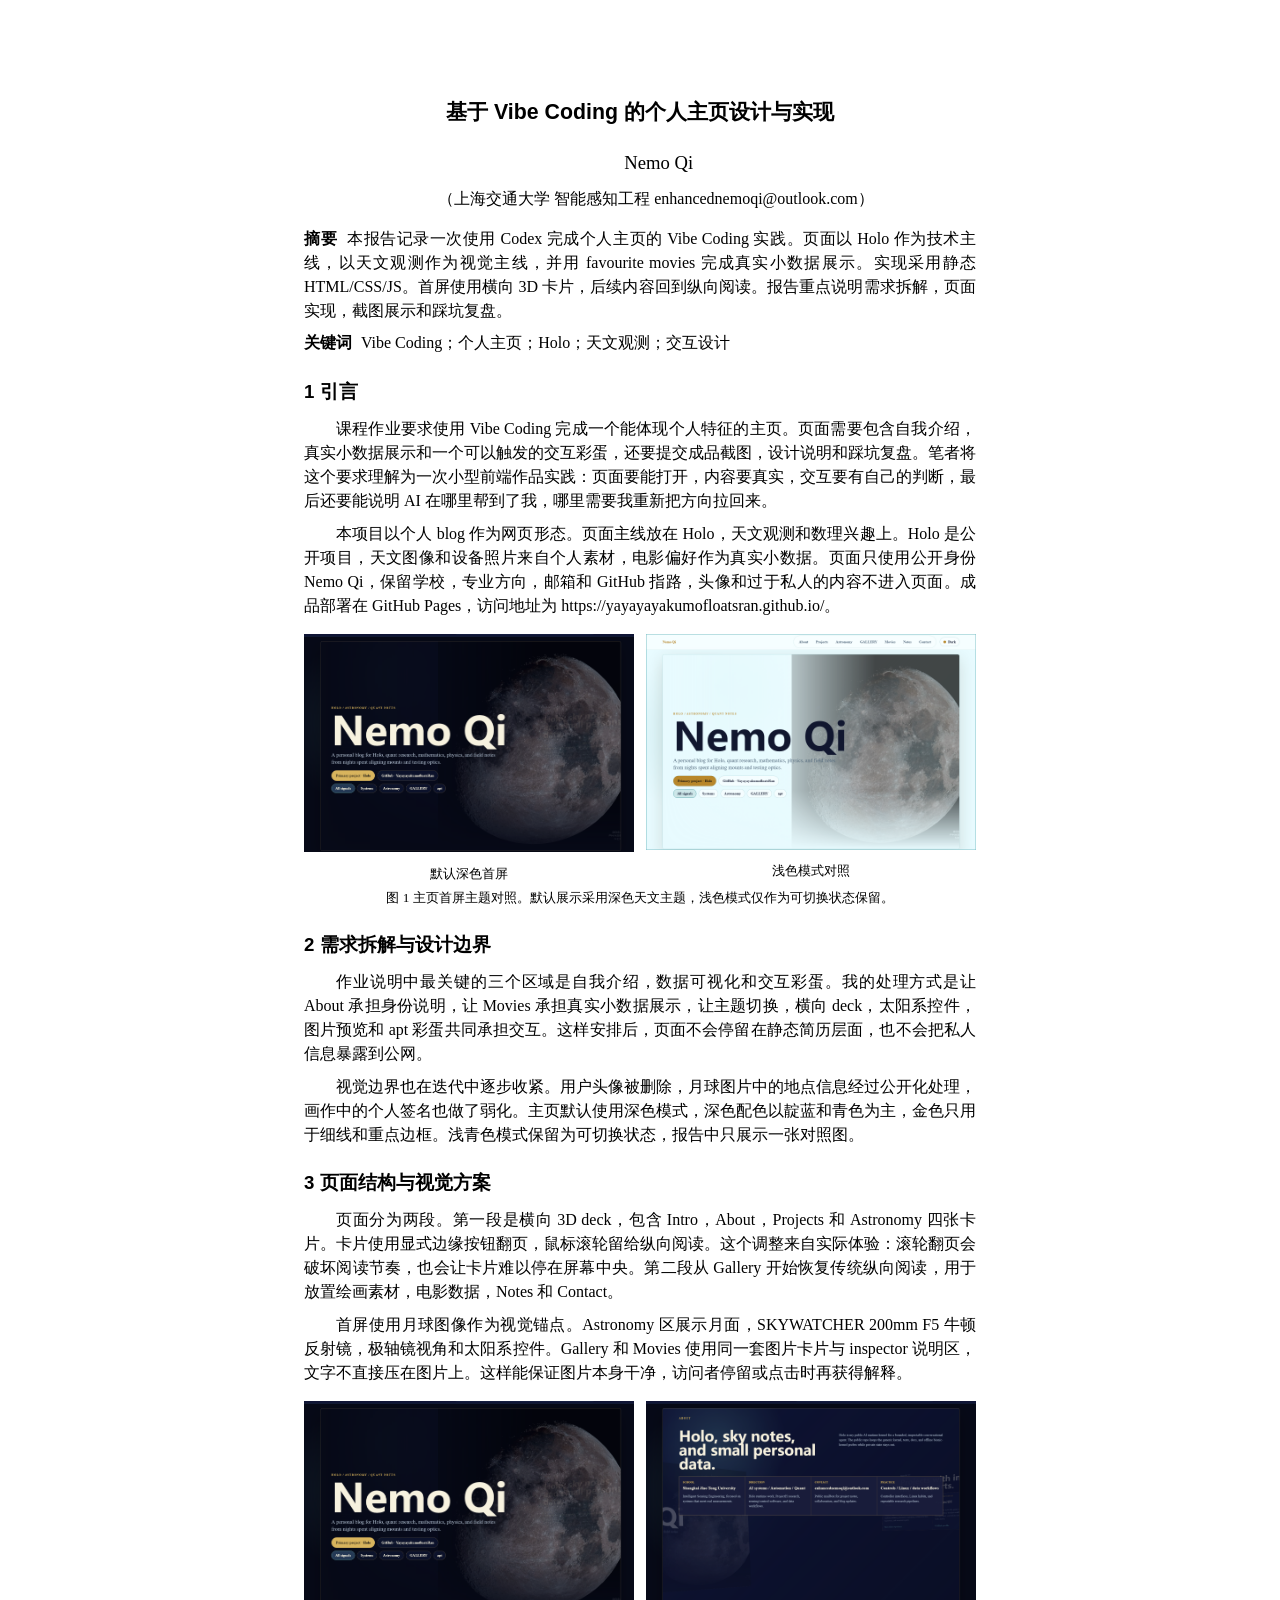
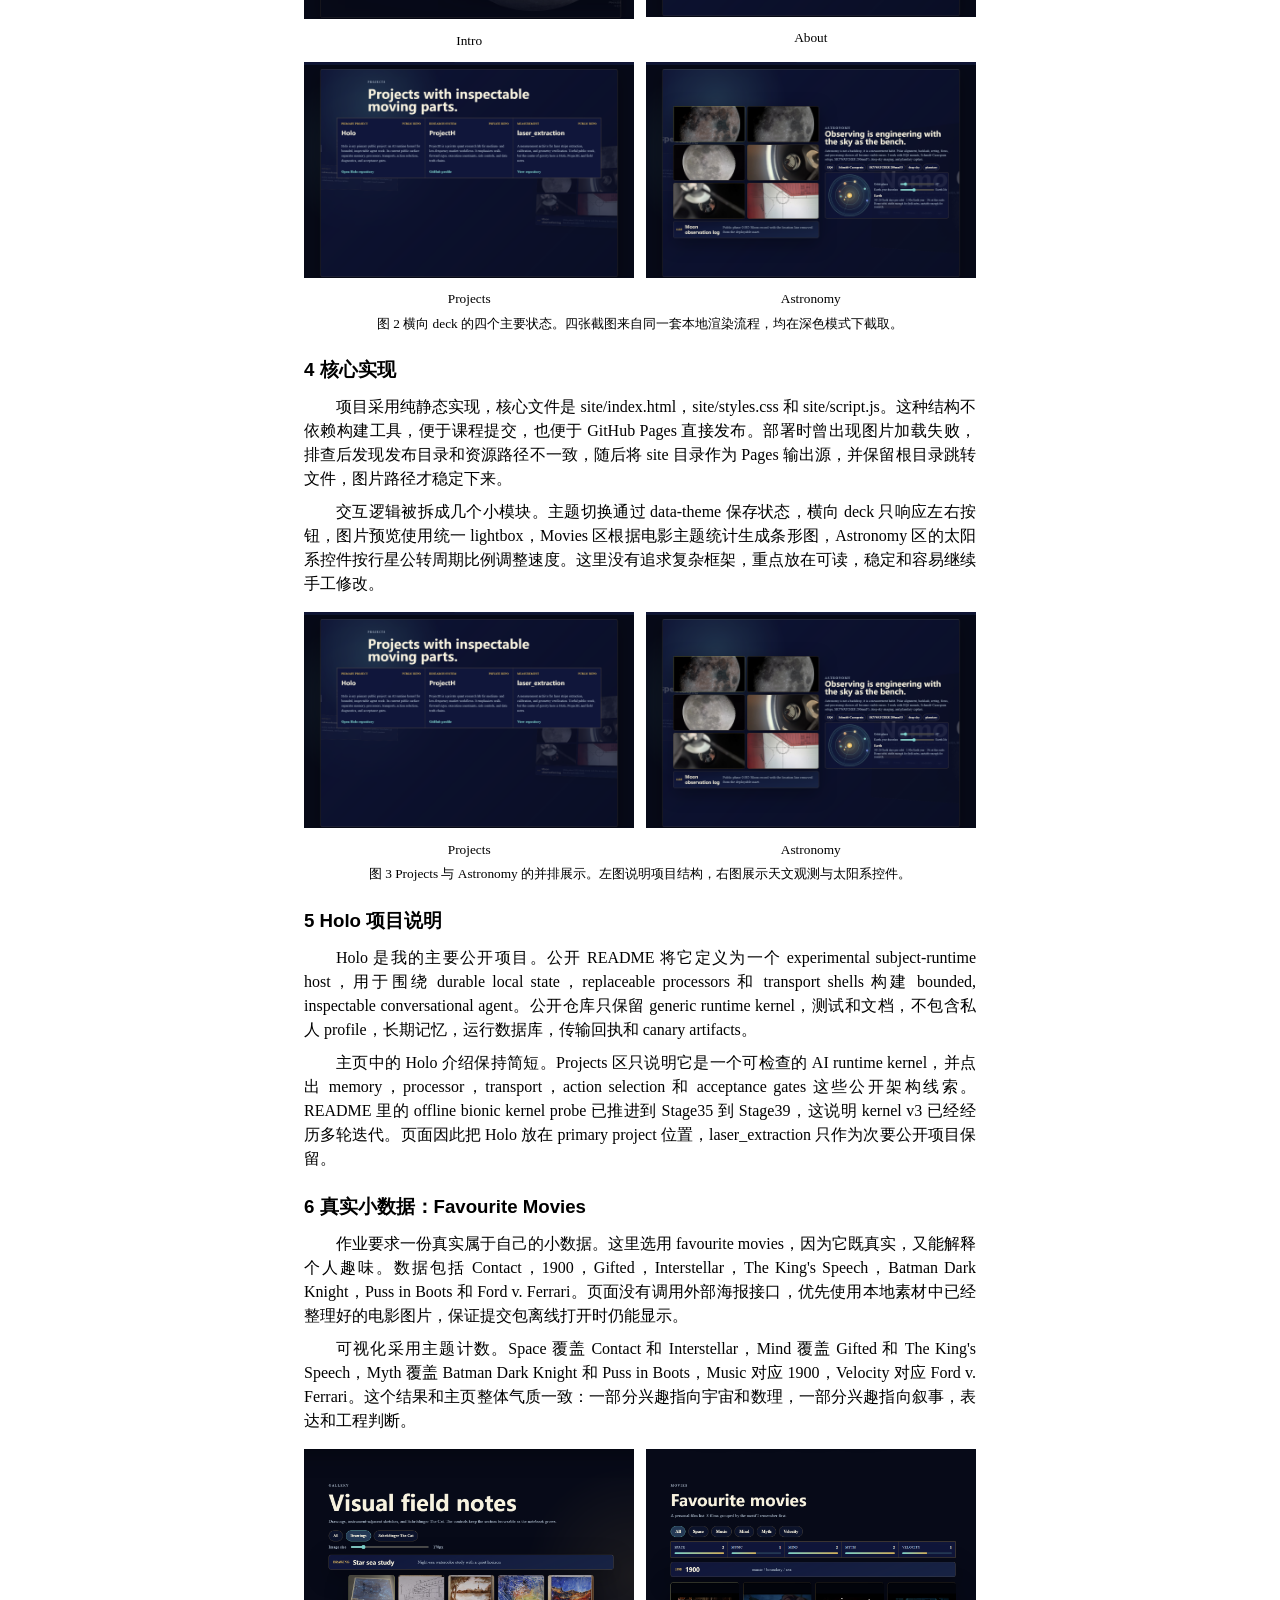
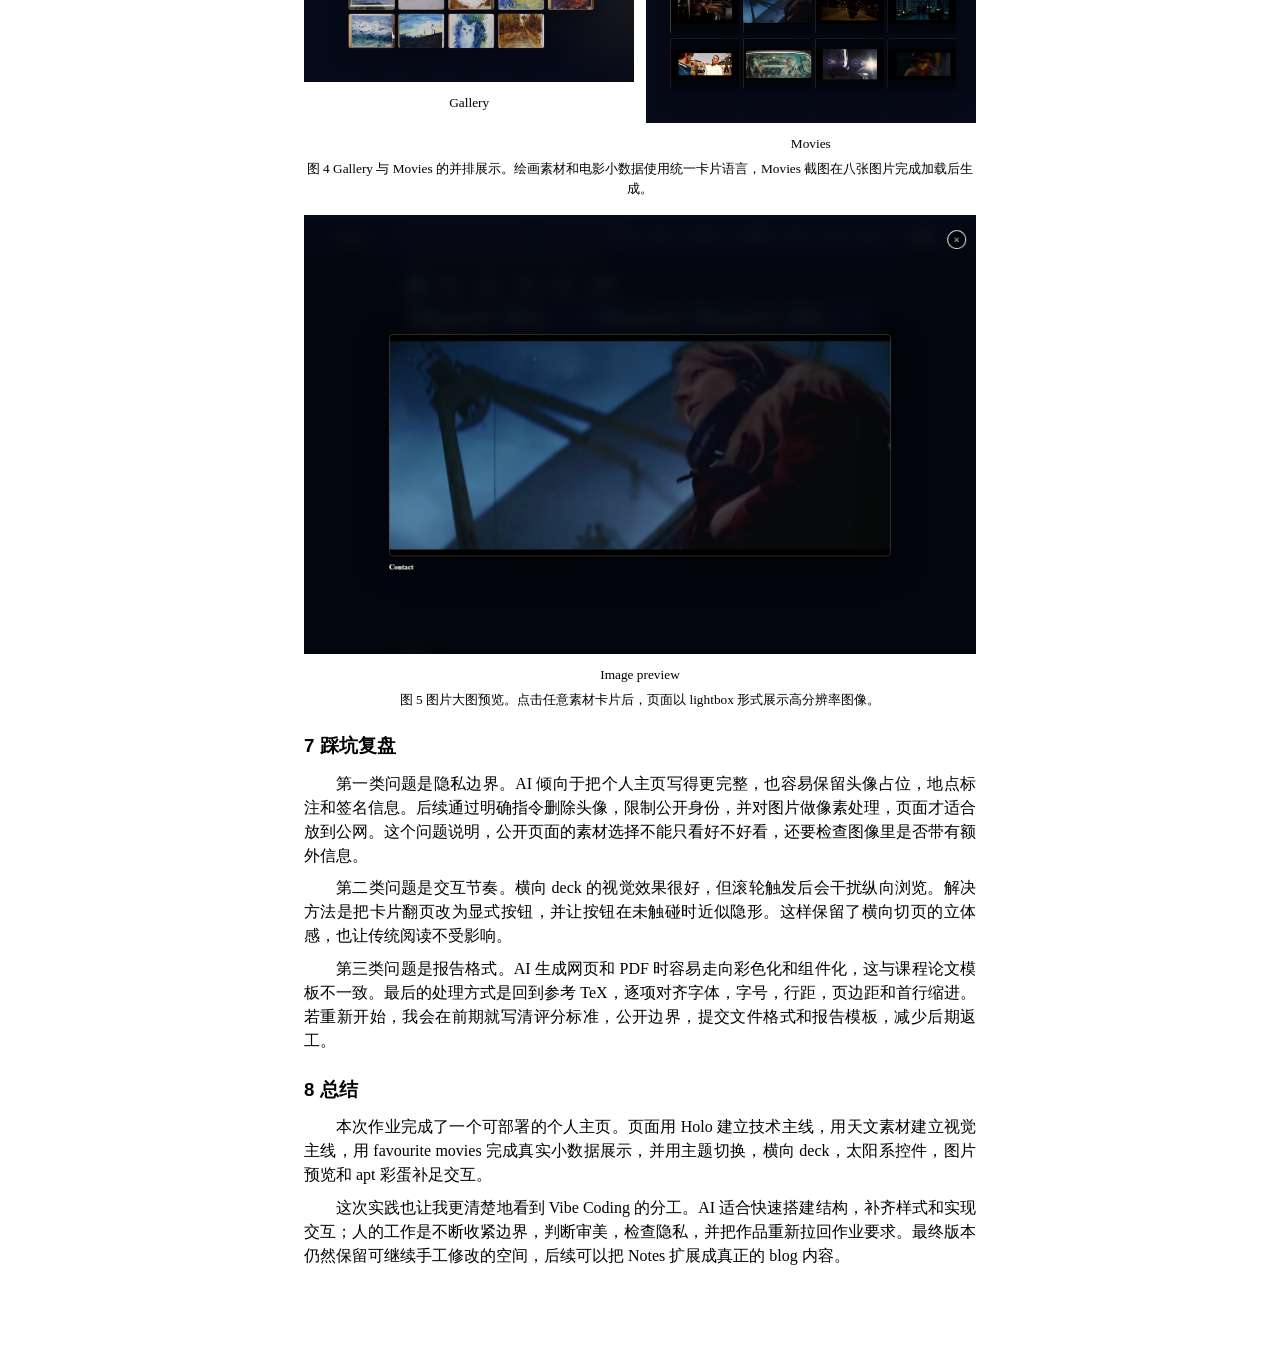
<file: docs/assignment_report.html>
<!doctype html>
<html lang="zh-CN">
<head>
  <meta charset="UTF-8" />
  <title>基于 Vibe Coding 的个人主页设计与实现</title>
  <style>
    @page { size: A4; margin: 2.54cm; }
    body { margin: 0; background: #fff; color: #000; font-family: SimSun, 'Songti SC', serif; font-size: 12pt; line-height: 1.5; }
    main { max-width: 42rem; margin: 0 auto; padding: 2.54cm 0; background: #fff; }
    h1 { text-align: center; font-family: SimHei, 'Heiti SC', sans-serif; font-size: 16pt; line-height: 24pt; margin: 0 0 1em; font-weight: 700; }
    .author { text-align: center; font-size: 14pt; line-height: 21pt; margin: 0 0 .5em; }
    .affil { text-align: center; font-size: 12pt; line-height: 18pt; margin: 0 0 1em; }
    h2 { font-family: SimHei, 'Heiti SC', sans-serif; font-size: 14pt; line-height: 21pt; margin: 1.2em 0 .6em; }
    p { margin: 0 0 .55em; text-indent: 2em; text-align: justify; }
    .abstract, .keywords { text-indent: 0; }
    .label { font-family: SimHei, 'Heiti SC', sans-serif; font-weight: 700; }
    figure { margin: 1em 0; text-align: center; break-inside: avoid; }
    .figure-grid { display: grid; grid-template-columns: repeat(2, minmax(0,1fr)); gap: .7em; align-items: start; }
    .figure-grid.one { grid-template-columns: 1fr; }
    img { max-width: 100%; border: 0; }
    figcaption { margin-top: .35em; font-size: 10pt; text-align: center; }
    a { color: #000; text-decoration: none; }
  </style>
</head>
<body><main>
<h1>基于 Vibe Coding 的个人主页设计与实现</h1>
<p class="author">Nemo Qi</p>
<p class="affil">（上海交通大学    智能感知工程    enhancednemoqi@outlook.com）</p>
<p class="abstract"><span class="label">摘要&nbsp;&nbsp;</span>本报告记录一次使用 Codex 完成个人主页的 Vibe Coding 实践。页面以 Holo 作为技术主线，以天文观测作为视觉主线，并用 favourite movies 完成真实小数据展示。实现采用静态 HTML/CSS/JS。首屏使用横向 3D 卡片，后续内容回到纵向阅读。报告重点说明需求拆解，页面实现，截图展示和踩坑复盘。</p>
<p class="keywords"><span class="label">关键词&nbsp;&nbsp;</span>Vibe Coding；个人主页；Holo；天文观测；交互设计</p>
<h2>1 引言</h2>
<p>课程作业要求使用 Vibe Coding 完成一个能体现个人特征的主页。页面需要包含自我介绍，真实小数据展示和一个可以触发的交互彩蛋，还要提交成品截图，设计说明和踩坑复盘。笔者将这个要求理解为一次小型前端作品实践：页面要能打开，内容要真实，交互要有自己的判断，最后还要能说明 AI 在哪里帮到了我，哪里需要我重新把方向拉回来。</p>
<p>本项目以个人 blog 作为网页形态。页面主线放在 Holo，天文观测和数理兴趣上。Holo 是公开项目，天文图像和设备照片来自个人素材，电影偏好作为真实小数据。页面只使用公开身份 Nemo Qi，保留学校，专业方向，邮箱和 GitHub 指路，头像和过于私人的内容不进入页面。成品部署在 GitHub Pages，访问地址为 <a href="https://yayayayakumofloatsran.github.io/">https://yayayayakumofloatsran.github.io/</a>。</p>
<figure><div class="figure-grid">
<div><img src="report_assets/homepage-dark.png" alt="默认深色首屏" /><figcaption>默认深色首屏</figcaption></div>
<div><img src="report_assets/homepage-light.png" alt="浅色模式对照" /><figcaption>浅色模式对照</figcaption></div>
</div><figcaption>图 1 主页首屏主题对照。默认展示采用深色天文主题，浅色模式仅作为可切换状态保留。</figcaption></figure>
<h2>2 需求拆解与设计边界</h2>
<p>作业说明中最关键的三个区域是自我介绍，数据可视化和交互彩蛋。我的处理方式是让 About 承担身份说明，让 Movies 承担真实小数据展示，让主题切换，横向 deck，太阳系控件，图片预览和 apt 彩蛋共同承担交互。这样安排后，页面不会停留在静态简历层面，也不会把私人信息暴露到公网。</p>
<p>视觉边界也在迭代中逐步收紧。用户头像被删除，月球图片中的地点信息经过公开化处理，画作中的个人签名也做了弱化。主页默认使用深色模式，深色配色以靛蓝和青色为主，金色只用于细线和重点边框。浅青色模式保留为可切换状态，报告中只展示一张对照图。</p>
<h2>3 页面结构与视觉方案</h2>
<p>页面分为两段。第一段是横向 3D deck，包含 Intro，About，Projects 和 Astronomy 四张卡片。卡片使用显式边缘按钮翻页，鼠标滚轮留给纵向阅读。这个调整来自实际体验：滚轮翻页会破坏阅读节奏，也会让卡片难以停在屏幕中央。第二段从 Gallery 开始恢复传统纵向阅读，用于放置绘画素材，电影数据，Notes 和 Contact。</p>
<p>首屏使用月球图像作为视觉锚点。Astronomy 区展示月面，SKYWATCHER 200mm F5 牛顿反射镜，极轴镜视角和太阳系控件。Gallery 和 Movies 使用同一套图片卡片与 inspector 说明区，文字不直接压在图片上。这样能保证图片本身干净，访问者停留或点击时再获得解释。</p>
<figure><div class="figure-grid">
<div><img src="report_assets/homepage-dark.png" alt="Intro" /><figcaption>Intro</figcaption></div>
<div><img src="report_assets/about-dark.png" alt="About" /><figcaption>About</figcaption></div>
<div><img src="report_assets/projects-dark.png" alt="Projects" /><figcaption>Projects</figcaption></div>
<div><img src="report_assets/astronomy-dark.png" alt="Astronomy" /><figcaption>Astronomy</figcaption></div>
</div><figcaption>图 2 横向 deck 的四个主要状态。四张截图来自同一套本地渲染流程，均在深色模式下截取。</figcaption></figure>
<h2>4 核心实现</h2>
<p>项目采用纯静态实现，核心文件是 site/index.html，site/styles.css 和 site/script.js。这种结构不依赖构建工具，便于课程提交，也便于 GitHub Pages 直接发布。部署时曾出现图片加载失败，排查后发现发布目录和资源路径不一致，随后将 site 目录作为 Pages 输出源，并保留根目录跳转文件，图片路径才稳定下来。</p>
<p>交互逻辑被拆成几个小模块。主题切换通过 data-theme 保存状态，横向 deck 只响应左右按钮，图片预览使用统一 lightbox，Movies 区根据电影主题统计生成条形图，Astronomy 区的太阳系控件按行星公转周期比例调整速度。这里没有追求复杂框架，重点放在可读，稳定和容易继续手工修改。</p>
<figure><div class="figure-grid">
<div><img src="report_assets/projects-dark.png" alt="Projects" /><figcaption>Projects</figcaption></div>
<div><img src="report_assets/astronomy-dark.png" alt="Astronomy" /><figcaption>Astronomy</figcaption></div>
</div><figcaption>图 3 Projects 与 Astronomy 的并排展示。左图说明项目结构，右图展示天文观测与太阳系控件。</figcaption></figure>
<h2>5 Holo 项目说明</h2>
<p>Holo 是我的主要公开项目。公开 README 将它定义为一个 experimental subject-runtime host，用于围绕 durable local state，replaceable processors 和 transport shells 构建 bounded, inspectable conversational agent。公开仓库只保留 generic runtime kernel，测试和文档，不包含私人 profile，长期记忆，运行数据库，传输回执和 canary artifacts。</p>
<p>主页中的 Holo 介绍保持简短。Projects 区只说明它是一个可检查的 AI runtime kernel，并点出 memory，processor，transport，action selection 和 acceptance gates 这些公开架构线索。README 里的 offline bionic kernel probe 已推进到 Stage35 到 Stage39，这说明 kernel v3 已经经历多轮迭代。页面因此把 Holo 放在 primary project 位置，laser_extraction 只作为次要公开项目保留。</p>
<h2>6 真实小数据：Favourite Movies</h2>
<p>作业要求一份真实属于自己的小数据。这里选用 favourite movies，因为它既真实，又能解释个人趣味。数据包括 Contact，1900，Gifted，Interstellar，The King&#x27;s Speech，Batman Dark Knight，Puss in Boots 和 Ford v. Ferrari。页面没有调用外部海报接口，优先使用本地素材中已经整理好的电影图片，保证提交包离线打开时仍能显示。</p>
<p>可视化采用主题计数。Space 覆盖 Contact 和 Interstellar，Mind 覆盖 Gifted 和 The King&#x27;s Speech，Myth 覆盖 Batman Dark Knight 和 Puss in Boots，Music 对应 1900，Velocity 对应 Ford v. Ferrari。这个结果和主页整体气质一致：一部分兴趣指向宇宙和数理，一部分兴趣指向叙事，表达和工程判断。</p>
<figure><div class="figure-grid">
<div><img src="report_assets/gallery-dark.png" alt="Gallery" /><figcaption>Gallery</figcaption></div>
<div><img src="report_assets/movies-dark.png" alt="Movies" /><figcaption>Movies</figcaption></div>
</div><figcaption>图 4 Gallery 与 Movies 的并排展示。绘画素材和电影小数据使用统一卡片语言，Movies 截图在八张图片完成加载后生成。</figcaption></figure>
<figure><div class="figure-grid one">
<div><img src="report_assets/preview-dark.png" alt="Image preview" /><figcaption>Image preview</figcaption></div>
</div><figcaption>图 5 图片大图预览。点击任意素材卡片后，页面以 lightbox 形式展示高分辨率图像。</figcaption></figure>
<h2>7 踩坑复盘</h2>
<p>第一类问题是隐私边界。AI 倾向于把个人主页写得更完整，也容易保留头像占位，地点标注和签名信息。后续通过明确指令删除头像，限制公开身份，并对图片做像素处理，页面才适合放到公网。这个问题说明，公开页面的素材选择不能只看好不好看，还要检查图像里是否带有额外信息。</p>
<p>第二类问题是交互节奏。横向 deck 的视觉效果很好，但滚轮触发后会干扰纵向浏览。解决方法是把卡片翻页改为显式按钮，并让按钮在未触碰时近似隐形。这样保留了横向切页的立体感，也让传统阅读不受影响。</p>
<p>第三类问题是报告格式。AI 生成网页和 PDF 时容易走向彩色化和组件化，这与课程论文模板不一致。最后的处理方式是回到参考 TeX，逐项对齐字体，字号，行距，页边距和首行缩进。若重新开始，我会在前期就写清评分标准，公开边界，提交文件格式和报告模板，减少后期返工。</p>
<h2>8 总结</h2>
<p>本次作业完成了一个可部署的个人主页。页面用 Holo 建立技术主线，用天文素材建立视觉主线，用 favourite movies 完成真实小数据展示，并用主题切换，横向 deck，太阳系控件，图片预览和 apt 彩蛋补足交互。</p>
<p>这次实践也让我更清楚地看到 Vibe Coding 的分工。AI 适合快速搭建结构，补齐样式和实现交互；人的工作是不断收紧边界，判断审美，检查隐私，并把作品重新拉回作业要求。最终版本仍然保留可继续手工修改的空间，后续可以把 Notes 扩展成真正的 blog 内容。</p>
</main></body></html>
</file>
<file: site/styles.css>
:root {
  color-scheme: light;
  --bg: #e8fbff;
  --bg-soft: #d7f5f7;
  --panel: rgba(247, 254, 255, 0.78);
  --panel-solid: #f7feff;
  --text: #11172f;
  --muted: #50677b;
  --line: rgba(15, 127, 134, 0.26);
  --line-soft: rgba(15, 127, 134, 0.15);
  --gold: #b8872a;
  --gold-soft: #f1c76c;
  --cyan: #0f7f86;
  --cyan-soft: #bfeef2;
  --indigo: #11183b;
  --shadow: 0 24px 70px rgba(76, 54, 22, 0.15);
  --radius: 8px;
  --max: 1200px;
  --font-body: "Times New Roman", Times, SimSun, serif;
  --font-heading: Inter, ui-sans-serif, system-ui, -apple-system, BlinkMacSystemFont, "Segoe UI", sans-serif;
  font-family: var(--font-body);
}

:root[data-theme="dark"] {
  color-scheme: dark;
  --bg: #070a18;
  --bg-soft: #10163a;
  --panel: rgba(14, 22, 49, 0.78);
  --panel-solid: #10163a;
  --text: #f7f2df;
  --muted: #aab8c9;
  --line: rgba(241, 199, 108, 0.34);
  --line-soft: rgba(128, 215, 208, 0.18);
  --gold: #d8b45d;
  --gold-soft: #f1c76c;
  --cyan: #80d7d0;
  --cyan-soft: #0f766e;
  --indigo: #131a46;
  --shadow: 0 24px 80px rgba(0, 0, 0, 0.34);
}

* {
  box-sizing: border-box;
}

html {
  scroll-behavior: smooth;
  background: var(--bg);
}

body {
  min-height: 100vh;
  min-width: 320px;
  margin: 0;
  overflow-x: hidden;
  overflow-y: auto;
  background:
    radial-gradient(circle at 18% 8%, color-mix(in srgb, var(--cyan) 12%, transparent), transparent 24rem),
    radial-gradient(circle at 90% 30%, color-mix(in srgb, var(--gold) 10%, transparent), transparent 26rem),
    var(--bg);
  color: var(--text);
  font-family: var(--font-body);
}

body,
button,
input {
  font: inherit;
}

a {
  color: inherit;
  text-decoration: none;
}

img {
  display: block;
  max-width: 100%;
}

.preview-surface {
  cursor: zoom-in;
}

.preview-surface:focus-visible {
  outline: 2px solid var(--gold);
  outline-offset: 4px;
}

p,
h1,
h2,
h3 {
  overflow-wrap: anywhere;
}

h1,
h2,
h3 {
  font-family: var(--font-heading);
}

.network-canvas {
  position: fixed;
  inset: 0;
  z-index: -2;
  width: 100vw;
  height: 100vh;
  pointer-events: none;
  opacity: 0.58;
  contain: strict;
  transition: opacity 220ms ease;
}

:root[data-theme="dark"] .network-canvas {
  opacity: 0.72;
}

body.is-deck-moving .network-canvas {
  opacity: 0.34;
}

:root[data-theme="dark"] body.is-deck-moving .network-canvas {
  opacity: 0.42;
}

.topbar {
  position: sticky;
  top: 0;
  right: 0;
  left: 0;
  z-index: 20;
  display: grid;
  grid-template-columns: 1fr auto auto;
  align-items: center;
  gap: 1rem;
  min-height: 72px;
  padding: 0 5vw;
  border-bottom: 1px solid var(--line-soft);
  background: color-mix(in srgb, var(--panel-solid) 86%, transparent);
  backdrop-filter: blur(18px);
}

.brand {
  width: fit-content;
  color: var(--gold);
  font-weight: 900;
  letter-spacing: 0;
}

.nav {
  display: flex;
  gap: 0.15rem;
  padding: 0.45rem;
  border: 1px solid var(--line-soft);
  border-radius: 999px;
  background: color-mix(in srgb, var(--panel-solid) 64%, transparent);
}

.nav a,
.theme-toggle,
.focus-chip,
.gallery-filter,
.movie-filter,
.primary-link,
.secondary-link {
  display: inline-flex;
  min-height: 2.5rem;
  align-items: center;
  justify-content: center;
  border-radius: 999px;
  font-weight: 850;
  line-height: 1.1;
}

.nav a {
  padding: 0 1rem;
  color: var(--muted);
}

.nav a:hover {
  color: var(--text);
  background: color-mix(in srgb, var(--cyan) 14%, transparent);
}

.theme-toggle,
.focus-chip,
.gallery-filter,
.movie-filter {
  min-width: 0;
  padding: 0.65rem 1rem;
  border: 1px solid var(--line);
  background: var(--panel);
  color: var(--text);
  cursor: pointer;
}

.theme-dot {
  width: 0.75rem;
  height: 0.75rem;
  margin-right: 0.5rem;
  border-radius: 999px;
  background: var(--gold);
}

main > section,
.vertical-flow > section,
.footer {
  padding: clamp(4rem, 8vw, 7rem) 5vw;
}

.page-flow {
  width: 100%;
}

.stellar-deck-section {
  min-height: calc(100dvh - 72px);
  display: grid;
  align-items: center;
  padding: clamp(0.75rem, 1.6vw, 1.25rem) 5vw;
}

.deck-viewport {
  position: relative;
  width: min(1480px, 100%);
  height: var(--deck-height, calc(100dvh - 96px));
  min-height: var(--deck-height, calc(100dvh - 96px));
  margin: 0 auto;
  overflow: hidden;
  border: 1px solid var(--line);
  border-radius: var(--radius);
  background:
    radial-gradient(circle at 18% 16%, color-mix(in srgb, var(--cyan) 16%, transparent), transparent 20rem),
    linear-gradient(135deg, color-mix(in srgb, var(--panel-solid) 86%, transparent), color-mix(in srgb, var(--bg-soft) 42%, transparent));
  box-shadow: var(--shadow);
  perspective: 1650px;
  perspective-origin: 50% 64%;
  transition: height 360ms ease, min-height 360ms ease;
  contain: layout paint;
  isolation: isolate;
}

.deck-track {
  position: relative;
  height: 100%;
  min-height: inherit;
  transform-style: preserve-3d;
  contain: layout paint;
}

.deck-panel {
  position: absolute;
  inset: 0;
  min-width: 0;
  padding: clamp(1.35rem, 3.4vw, 3rem);
  overflow: hidden;
  opacity: 0;
  pointer-events: none;
  transform: translate3d(62%, 4%, -320px) rotateY(-30deg) rotateX(5deg) scale(0.82);
  transform-origin: center;
  transition:
    transform 640ms cubic-bezier(0.2, 0.78, 0.16, 1),
    opacity 320ms ease;
  z-index: 0;
  scrollbar-width: none;
  backface-visibility: hidden;
  contain: layout paint style;
  will-change: transform, opacity;
}

body.is-deck-moving .deck-panel {
  transition-duration: 520ms, 240ms;
}

.deck-panel::-webkit-scrollbar {
  display: none;
}

.deck-edge-actions {
  position: absolute;
  inset: 0;
  z-index: 8;
  pointer-events: none;
}

.deck-edge-button {
  position: absolute;
  top: 0;
  bottom: 0;
  width: clamp(3.6rem, 8vw, 6.8rem);
  border: 0;
  background:
    linear-gradient(
      90deg,
      color-mix(in srgb, var(--cyan) 20%, transparent),
      transparent
    );
  color: var(--text);
  cursor: pointer;
  opacity: 0;
  pointer-events: auto;
  transition: opacity 180ms ease, background 180ms ease;
}

.deck-edge-button span {
  display: inline-grid;
  width: 2.1rem;
  height: 2.1rem;
  place-items: center;
  border: 1px solid var(--line);
  border-radius: 50%;
  background: color-mix(in srgb, var(--panel-solid) 76%, transparent);
  box-shadow: var(--shadow);
  font-size: 1.45rem;
  font-weight: 950;
}

.deck-edge-button-prev {
  left: 0;
  text-align: left;
}

.deck-edge-button-next {
  right: 0;
  text-align: right;
  background:
    linear-gradient(
      270deg,
      color-mix(in srgb, var(--cyan) 20%, transparent),
      transparent
    );
}

.deck-edge-button:hover,
.deck-edge-button:focus-visible {
  opacity: 0.96;
}

.deck-edge-button:focus-visible {
  outline: 2px solid var(--gold);
  outline-offset: -4px;
}

.deck-panel.active {
  opacity: 1;
  pointer-events: auto;
  transform: translate3d(0, 0, 0) rotateY(0deg) rotateX(0deg) scale(1);
  filter: none;
  z-index: 4;
}

.deck-panel.is-prev {
  opacity: 0.24;
  transform: translate3d(-62%, 5%, -380px) rotateY(34deg) rotateX(6deg) scale(0.78);
  z-index: 2;
}

.deck-panel.is-next {
  opacity: 0.24;
  transform: translate3d(62%, 5%, -380px) rotateY(-34deg) rotateX(6deg) scale(0.78);
  z-index: 2;
}

.deck-panel.is-far {
  visibility: hidden;
  opacity: 0;
  transform: translate3d(0, 7%, -620px) rotateY(0deg) rotateX(8deg) scale(0.68);
}

.deck-panel > .section-heading,
.deck-panel > .project-grid,
.deck-panel > .note-grid,
.deck-panel > .gallery-controls,
.deck-panel > .gallery-grid,
.deck-panel > .movie-controls,
.deck-panel > .movie-grid,
.deck-panel > .astro-media-grid,
.deck-panel > .astro-visual-panel,
.deck-panel > .astro-copy,
.deck-panel > .about-layout,
.deck-panel > .profile-facts,
.deck-panel > .section-kicker {
  width: min(var(--max), 100%);
  margin-right: auto;
  margin-left: auto;
}

.vertical-flow > section {
  content-visibility: auto;
  contain-intrinsic-size: 900px;
}

.hero {
  position: relative;
  min-height: calc(100vh - 72px);
  display: grid;
  align-items: center;
  overflow: hidden;
  border-bottom: 1px solid var(--line);
}

.moon-hero {
  position: absolute;
  inset: 0 -7vw auto auto;
  z-index: -2;
  width: min(92vw, 1180px);
  height: 100%;
  max-width: none;
  object-fit: contain;
  object-position: right center;
  opacity: 0.72;
  filter: saturate(0.88) contrast(1.04);
}

.hero-shade {
  position: absolute;
  inset: 0;
  z-index: -1;
  background:
    linear-gradient(90deg, var(--bg) 0%, color-mix(in srgb, var(--bg) 84%, transparent) 38%, transparent 72%),
    linear-gradient(0deg, var(--bg), transparent 30%);
}

.hero-copy {
  width: min(980px, 100%);
  padding-top: clamp(0.8rem, 2vw, 2.2rem);
}

.eyebrow,
.section-kicker {
  margin: 0 0 1rem;
  color: var(--gold);
  font-size: 0.76rem;
  font-weight: 950;
  letter-spacing: 0.18em;
  text-transform: uppercase;
}

h1 {
  max-width: 10ch;
  margin: 0;
  color: var(--text);
  font-size: clamp(4.8rem, 15vw, 11rem);
  line-height: 0.88;
  letter-spacing: 0;
}

h2 {
  margin: 0;
  font-size: clamp(2.4rem, 7vw, 5rem);
  line-height: 0.96;
  letter-spacing: 0;
}

h3 {
  margin: 0;
  font-size: clamp(1.2rem, 2.3vw, 1.7rem);
  letter-spacing: 0;
}

.lead {
  max-width: 760px;
  margin: 1rem 0 0;
  color: var(--muted);
  font-size: clamp(1.08rem, 2vw, 1.45rem);
  line-height: 1.4;
}

.hero-actions,
.control-dock,
.gallery-filter-row,
.movie-controls {
  display: flex;
  flex-wrap: wrap;
  gap: 0.65rem;
}

.hero-actions {
  margin-top: 1.35rem;
}

.control-dock {
  margin-top: 0.85rem;
}

.primary-link,
.secondary-link {
  max-width: 100%;
  padding: 0.85rem 1.15rem;
  border: 1px solid var(--line);
}

.primary-link {
  background: var(--gold);
  color: #111;
}

.secondary-link {
  background: var(--panel);
}

.focus-chip.active,
.gallery-filter.active,
.movie-filter.active {
  border-color: var(--cyan);
  background: color-mix(in srgb, var(--cyan) 18%, var(--panel-solid));
}

.apt-panel {
  display: grid;
  grid-template-columns: minmax(0, 1.1fr) minmax(14rem, 0.9fr);
  gap: 1rem;
  max-width: 780px;
  margin-top: 1rem;
  padding: 1rem;
  border: 1px solid var(--line);
  border-radius: var(--radius);
  background: rgba(0, 0, 0, 0.78);
  color: #f7f2df;
  box-shadow: var(--shadow);
}

.apt-panel[hidden] {
  display: none;
}

.apt-panel pre {
  min-width: 0;
  margin: 0;
  overflow-x: auto;
  color: #f1c76c;
  font-size: 0.86rem;
}

.apt-panel p {
  margin: 0;
  color: #dce8e6;
  line-height: 1.5;
}

.profile-strip {
  display: grid;
  align-content: start;
  gap: clamp(0.85rem, 2vw, 1.6rem);
  padding: clamp(1.15rem, 3vw, 2.4rem);
}

.profile-facts {
  display: grid;
  grid-template-columns: repeat(4, minmax(0, 1fr));
  gap: 1px;
  border: 1px solid var(--line);
  background: var(--line);
}

.profile-facts article {
  min-width: 0;
  padding: clamp(0.78rem, 1.2vw, 1rem);
  background: color-mix(in srgb, var(--panel-solid) 88%, transparent);
}

.profile-facts span,
.project-topline,
.note-grid span,
.movie-card span,
.art-card span,
.astro-card span,
.astro-inspector span {
  color: var(--gold);
  font-size: 0.78rem;
  font-weight: 950;
  text-transform: uppercase;
}

.profile-facts strong {
  display: block;
  margin-top: 0.45rem;
  font-size: clamp(0.95rem, 1.25vw, 1.15rem);
}

.profile-facts p,
.about-copy p,
.project-card p,
.note-grid p,
.section-heading p,
.astro-copy p {
  color: var(--muted);
  line-height: 1.65;
}

.about-section,
.projects-section,
.astronomy-section,
.gallery-section,
.movies-section,
.notes-section,
.contact-section {
  max-width: var(--max);
  margin: 0 auto;
}

.deck-panel.projects-section,
.deck-panel.astronomy-section,
.deck-panel.profile-strip,
.deck-panel.hero {
  max-width: none;
  margin: 0;
}

.deck-panel.hero {
  min-height: 100%;
}

.about-layout,
.astronomy-section,
.contact-section {
  display: grid;
  grid-template-columns: minmax(0, 1.16fr) minmax(18rem, 0.84fr);
  gap: clamp(2rem, 5vw, 5rem);
  align-items: start;
}

.about-copy {
  display: grid;
  gap: 0.65rem;
}

.project-grid,
.note-grid {
  display: grid;
  grid-template-columns: repeat(3, minmax(0, 1fr));
  gap: 1px;
  margin-top: 1.4rem;
  border: 1px solid var(--line);
  background: var(--line);
}

.project-card,
.note-grid article {
  min-width: 0;
  display: flex;
  flex-direction: column;
  gap: 1rem;
  min-height: 22rem;
  padding: clamp(1.2rem, 2.5vw, 2rem);
  background: var(--panel-solid);
}

.project-card.flagship {
  background:
    linear-gradient(135deg, color-mix(in srgb, var(--indigo) 16%, var(--panel-solid)), var(--panel-solid)),
    var(--panel-solid);
}

.project-card a {
  width: fit-content;
  max-width: 100%;
  margin-top: auto;
  color: var(--cyan);
  font-weight: 900;
}

.project-topline {
  display: flex;
  justify-content: space-between;
  gap: 1rem;
}

.astronomy-section {
  align-items: center;
  padding-top: clamp(1.3rem, 3.2vw, 2.25rem);
  border-top: 1px solid var(--line-soft);
}

.astronomy-section.deck-panel {
  grid-template-columns: minmax(0, 1.08fr) minmax(24rem, 0.92fr);
  gap: clamp(0.95rem, 2vw, 1.75rem);
}

.astro-visual-panel {
  display: grid;
  grid-template-columns: minmax(0, 1fr);
  gap: clamp(0.5rem, 1vw, 0.7rem);
  align-items: start;
}

.astro-media-grid {
  display: grid;
  grid-template-columns: repeat(2, minmax(0, 1fr));
  gap: clamp(0.5rem, 1vw, 0.72rem);
}

.astro-card {
  position: relative;
  min-width: 0;
  aspect-ratio: 2 / 1;
  margin: 0;
  overflow: hidden;
  border: 1px solid var(--line);
  border-radius: var(--radius);
  background: #000;
  box-shadow: var(--shadow);
  transition: border-color 160ms ease, transform 180ms ease, filter 180ms ease;
}

.astro-card img,
.scope-visual,
.reticle-visual {
  width: 100%;
  height: 100%;
}

.astro-card img {
  object-fit: cover;
}

.astro-card.active,
.astro-card:hover,
.astro-card:focus-visible,
.astro-card:focus-within {
  border-color: color-mix(in srgb, var(--gold) 72%, var(--cyan));
  filter: saturate(1.06) contrast(1.04);
  transform: translateY(-1px);
}

.generated-card {
  background:
    radial-gradient(circle at 50% 50%, rgba(255, 255, 255, 0.22), transparent 14%),
    radial-gradient(circle at 42% 52%, #101318, #05060a 62%, #000 100%);
}

.scope-visual::before,
.scope-visual::after,
.reticle-visual::before,
.reticle-visual::after {
  content: "";
  position: absolute;
  pointer-events: none;
}

.secondary-view .scope-visual::before {
  inset: 15% 12%;
  border: 10px solid rgba(242, 246, 231, 0.72);
  border-radius: 50%;
  box-shadow: inset 0 0 40px rgba(128, 215, 208, 0.28);
}

.secondary-view .scope-visual::after {
  inset: 38%;
  border: 2px solid rgba(241, 199, 108, 0.8);
  border-radius: 50%;
  background: #05060a;
  box-shadow: 0 0 0 38px rgba(255, 255, 255, 0.06);
}

.newtonian-view .scope-visual::before {
  inset: 7%;
  border: 16px solid rgba(235, 232, 216, 0.72);
  border-radius: 50%;
  box-shadow: inset 0 0 55px rgba(0, 0, 0, 0.88);
}

.newtonian-view .scope-visual::after {
  width: 70%;
  height: 2px;
  left: 15%;
  top: 50%;
  background: rgba(241, 199, 108, 0.72);
  transform: rotate(42deg);
  box-shadow: 0 0 0 1px rgba(128, 215, 208, 0.2);
}

.reticle-view {
  background:
    radial-gradient(circle at center, rgba(255, 255, 255, 0.88), rgba(255, 255, 255, 0.8) 32%, rgba(126, 24, 28, 0.76) 33%, rgba(35, 0, 8, 0.96) 100%);
}

.reticle-visual::before {
  inset: 18%;
  border: 2px solid rgba(0, 0, 0, 0.55);
  border-radius: 50%;
  background:
    linear-gradient(90deg, transparent 49.6%, rgba(0, 0, 0, 0.64) 49.6% 50.4%, transparent 50.4%),
    linear-gradient(0deg, transparent 49.6%, rgba(0, 0, 0, 0.64) 49.6% 50.4%, transparent 50.4%);
}

.reticle-visual::after {
  inset: 42%;
  border: 2px solid rgba(0, 0, 0, 0.55);
  border-radius: 50%;
}

.art-card figcaption {
  position: absolute;
  right: 0.58rem;
  bottom: 0.58rem;
  left: 0.58rem;
  display: grid;
  gap: 0.2rem;
  min-width: 0;
  padding: 0.62rem 0.7rem;
  border: 1px solid rgba(241, 199, 108, 0.34);
  border-radius: 6px;
  background: rgba(0, 0, 0, 0.6);
  color: #f8f1df;
}

.art-card strong {
  font-size: clamp(0.9rem, 1.45vw, 1.25rem);
  line-height: 1.12;
}

.astro-card figcaption {
  position: absolute;
  width: 1px;
  height: 1px;
  padding: 0;
  margin: -1px;
  overflow: hidden;
  clip: rect(0, 0, 0, 0);
  clip-path: inset(50%);
  white-space: nowrap;
}

.astro-inspector {
  min-width: 0;
  display: grid;
  grid-template-columns: auto minmax(10rem, 0.36fr) minmax(0, 1fr);
  align-items: center;
  gap: 0.5rem 0.75rem;
  min-height: 0;
  padding: clamp(0.55rem, 1vw, 0.76rem);
  border: 1px solid var(--line);
  border-radius: var(--radius);
  background:
    linear-gradient(160deg, color-mix(in srgb, var(--panel-solid) 88%, transparent), color-mix(in srgb, var(--cyan) 8%, var(--panel-solid))),
    var(--panel-solid);
  box-shadow: var(--shadow);
}

.astro-inspector h3 {
  font-size: clamp(1rem, 1.45vw, 1.24rem);
}

.astro-inspector p {
  margin: 0;
  color: var(--muted);
  line-height: 1.35;
}

.astro-inspector-hint {
  display: none;
}

.astronomy-section.deck-panel h2 {
  font-size: clamp(1.5rem, 2.75vw, 2.18rem);
  line-height: 1;
}

.astronomy-section.deck-panel .astro-copy p {
  margin-bottom: 0;
  font-size: 0.9rem;
  line-height: 1.32;
}

.tag-list {
  display: flex;
  flex-wrap: wrap;
  gap: 0.36rem;
  padding: 0;
  margin: 0.8rem 0 0;
  list-style: none;
}

.tag-list li {
  min-height: 1.86rem;
  padding: 0.35rem 0.58rem;
  border: 1px solid var(--line);
  border-radius: 999px;
  background: color-mix(in srgb, var(--panel-solid) 78%, transparent);
  font-size: 0.82rem;
  font-weight: 850;
}

.section-heading {
  max-width: 920px;
  margin-bottom: 1.5rem;
}

.gallery-section {
  --gallery-min: 210px;
}

.gallery-controls {
  display: flex;
  flex-wrap: wrap;
  align-items: center;
  gap: 0.7rem 0.9rem;
  margin: -0.25rem 0 1.15rem;
  color: var(--muted);
  font-size: 0.9rem;
  font-weight: 850;
}

.gallery-filter-row {
  flex-basis: 100%;
}

.gallery-controls input[type="range"] {
  width: min(18rem, 100%);
  accent-color: var(--cyan);
}

.gallery-controls label,
.gallery-controls output {
  white-space: nowrap;
}

.gallery-grid {
  display: grid;
  grid-template-columns: repeat(auto-fit, minmax(min(100%, var(--gallery-min)), var(--gallery-min)));
  justify-content: center;
  gap: clamp(0.55rem, 1.2vw, 0.85rem);
}

.media-browse-layout {
  display: grid;
  grid-template-columns: minmax(0, 1fr);
  gap: clamp(0.8rem, 1.8vw, 1.25rem);
  align-items: start;
}

.media-inspector {
  position: sticky;
  top: calc(72px + 0.75rem);
  z-index: 6;
  min-width: 0;
  display: grid;
  grid-template-columns: auto minmax(10rem, 0.32fr) minmax(0, 1fr);
  align-items: center;
  gap: 0.45rem 0.8rem;
  padding: 0.8rem 0.95rem;
  border: 1px solid var(--line);
  border-radius: var(--radius);
  background:
    linear-gradient(160deg, color-mix(in srgb, var(--panel-solid) 88%, transparent), color-mix(in srgb, var(--cyan) 7%, var(--panel-solid))),
    var(--panel-solid);
  box-shadow: var(--shadow);
  backdrop-filter: blur(14px);
}

.media-inspector span {
  color: var(--gold);
  font-size: 0.76rem;
  font-weight: 950;
  text-transform: uppercase;
}

.media-inspector h3 {
  font-size: clamp(1rem, 1.7vw, 1.35rem);
}

.media-inspector p {
  margin: 0;
  color: var(--muted);
  line-height: 1.36;
}

.media-inspector-hint {
  display: none;
}

.art-card {
  position: relative;
  min-width: 0;
  aspect-ratio: 4 / 3;
  margin: 0;
  overflow: hidden;
  border: 1px solid var(--line);
  border-radius: var(--radius);
  background: var(--panel-solid);
  box-shadow: var(--shadow);
}

.art-image {
  width: 100%;
  height: 100%;
  object-fit: cover;
  object-position: center;
  transition: transform 420ms ease, filter 420ms ease;
}

.art-card:hover .art-image,
.art-card:focus-within .art-image {
  transform: scale(1.035);
  filter: saturate(1.08) contrast(1.03);
}

.art-card.active,
.art-card:hover,
.art-card:focus-visible,
.art-card:focus-within,
.movie-card.active,
.movie-card:hover,
.movie-card:focus-visible,
.movie-card:focus-within {
  border-color: color-mix(in srgb, var(--gold) 72%, var(--cyan));
}

.art-card.is-hidden {
  display: none;
}

.art-cat .art-image {
  background:
    radial-gradient(ellipse at 48% 57%, rgba(245, 255, 255, 0.9) 0 24%, transparent 25%),
    radial-gradient(circle at 43% 48%, #11172f 0 2%, transparent 2.5%),
    radial-gradient(circle at 55% 48%, #11172f 0 2%, transparent 2.5%),
    radial-gradient(circle at 60% 20%, rgba(185, 204, 40, 0.65), transparent 28%),
    radial-gradient(circle at 28% 45%, rgba(46, 116, 173, 0.72), transparent 35%),
    radial-gradient(circle at 64% 58%, rgba(14, 62, 102, 0.86), transparent 37%),
    #edf5ef;
}

.art-skyline .art-image {
  background:
    linear-gradient(180deg, #19306f, #61a4c0 42%, #e4d990 68%, #121827 69%),
    radial-gradient(circle at 72% 35%, rgba(241, 199, 108, 0.8), transparent 10%);
}

.art-lake .art-image {
  background:
    radial-gradient(ellipse at 60% 28%, rgba(125, 72, 24, 0.75), transparent 22%),
    linear-gradient(180deg, #f6efe7 0 43%, #9d8067 44% 52%, #e8e3da 53% 100%);
}

.art-road .art-image {
  background:
    linear-gradient(90deg, rgba(47, 32, 17, 0.88), transparent 28% 72%, rgba(47, 32, 17, 0.88)),
    linear-gradient(180deg, #b58c2f, #4d341c 48%, #d6c7ad 100%);
}

.art-ridge .art-image {
  background:
    radial-gradient(circle at 18% 20%, #fff 0 1%, transparent 1.5%),
    radial-gradient(circle at 78% 22%, #fff 0 1%, transparent 1.5%),
    linear-gradient(170deg, #223e9a 0 46%, #d57c30 47% 62%, #481d28 63% 100%);
}

.art-mountain .art-image {
  background:
    linear-gradient(150deg, transparent 31%, rgba(255, 255, 255, 0.95) 32% 42%, transparent 43%),
    linear-gradient(210deg, transparent 33%, rgba(255, 255, 255, 0.9) 34% 47%, transparent 48%),
    linear-gradient(180deg, #789cc1, #eef6fb 42%, #1e5262 76%, #7fb4a9);
}

.art-web .art-image {
  background:
    repeating-conic-gradient(from 20deg at 45% 45%, rgba(255, 255, 255, 0.96) 0 2deg, transparent 2deg 24deg),
    radial-gradient(circle at 45% 45%, transparent 0 16%, rgba(255, 255, 255, 0.95) 17% 18%, transparent 19% 32%, rgba(255, 255, 255, 0.85) 33% 34%, transparent 35%),
    linear-gradient(135deg, #1c3590, #c6ce67 68%, #496f7a);
}

.movie-controls {
  margin-bottom: 1rem;
}

.movie-data-viz {
  display: grid;
  grid-template-columns: repeat(5, minmax(0, 1fr));
  gap: 1px;
  margin-bottom: 1rem;
  border: 1px solid var(--line);
  background: var(--line);
}

.movie-data-viz article {
  min-width: 0;
  display: grid;
  grid-template-columns: minmax(0, 1fr) auto;
  align-items: center;
  gap: 0.55rem;
  padding: 0.8rem;
  background: var(--panel-solid);
}

.movie-data-viz span {
  color: var(--muted);
  font-size: 0.78rem;
  font-weight: 850;
  text-transform: uppercase;
}

.movie-data-viz strong {
  color: var(--ink);
  font-size: 1rem;
}

.movie-data-viz i {
  grid-column: 1 / -1;
  height: 0.38rem;
  overflow: hidden;
  border-radius: 999px;
  background: var(--line-soft);
}

.movie-data-viz i::before {
  content: "";
  display: block;
  width: calc((var(--value) / 2) * 100%);
  height: 100%;
  border-radius: inherit;
  background: linear-gradient(90deg, var(--cyan), var(--gold));
}

.movie-grid {
  display: grid;
  grid-template-columns: repeat(auto-fit, minmax(min(100%, 210px), 1fr));
  gap: clamp(0.65rem, 1.35vw, 1rem);
}

.movie-card {
  position: relative;
  min-width: 0;
  aspect-ratio: 4 / 3;
  overflow: hidden;
  border: 1px solid var(--line);
  border-radius: var(--radius);
  background: #05060a;
  box-shadow: var(--shadow);
  isolation: isolate;
}

.movie-card::after {
  content: "";
  position: absolute;
  inset: 0;
  z-index: 1;
  display: none;
  background: none;
  pointer-events: none;
}

.movie-still {
  width: 100%;
  height: 100%;
  object-fit: contain;
  object-position: center center;
  background: #02040b;
  transition: transform 420ms ease, filter 420ms ease;
}

.movie-card:hover .movie-still,
.movie-card:focus-within .movie-still {
  transform: scale(1.035);
  filter: saturate(1.06) contrast(1.05);
}

.movie-copy {
  position: absolute;
  right: 0.85rem;
  bottom: 0.78rem;
  left: 0.85rem;
  z-index: 2;
  display: grid;
  gap: 0.22rem;
  color: #f8f1df;
}

.movie-card strong {
  font-size: clamp(1rem, 1.65vw, 1.32rem);
  line-height: 1.05;
}

.movie-card small {
  color: rgba(248, 241, 223, 0.78);
  font-weight: 800;
}

.art-card figcaption,
.movie-copy {
  position: absolute;
  width: 1px;
  height: 1px;
  padding: 0;
  margin: -1px;
  overflow: hidden;
  clip: rect(0, 0, 0, 0);
  clip-path: inset(50%);
  white-space: nowrap;
}

.movie-card.is-hidden {
  display: none;
}

.note-grid article {
  min-height: 15rem;
}

.contact-section {
  align-items: center;
  grid-template-columns: minmax(0, max-content) minmax(22rem, 1fr);
  column-gap: clamp(3rem, 7vw, 7rem);
}

.contact-section > * {
  min-width: 0;
}

.contact-section h2 {
  white-space: nowrap;
  font-size: clamp(2.1rem, 4.7vw, 4.35rem);
}

.contact-links {
  min-width: 0;
  display: grid;
  gap: 0.8rem;
}

.contact-links a {
  padding: 1rem;
  border: 1px solid var(--line);
  border-radius: var(--radius);
  background: var(--panel);
  color: var(--cyan);
  font-weight: 900;
  overflow-wrap: anywhere;
}

.footer {
  display: flex;
  justify-content: space-between;
  gap: 1rem;
  border-top: 1px solid var(--line-soft);
  color: var(--muted);
}

.contact-section > * {
  width: min(var(--max), 100%);
  margin-right: auto;
  margin-left: auto;
}

.orbit-console {
  display: flex;
  flex-wrap: wrap;
  align-items: center;
  gap: 0.7rem;
  margin-top: 1.3rem;
  padding: 0.8rem;
  border: 1px solid var(--line);
  border-radius: var(--radius);
  background: color-mix(in srgb, var(--panel-solid) 72%, transparent);
}

.orbit-console label,
.orbit-console output {
  color: var(--muted);
  font-size: 0.88rem;
  font-weight: 900;
}

.orbit-console input[type="range"] {
  width: min(18rem, 100%);
  accent-color: var(--cyan);
}

.solar-system-widget {
  display: grid;
  grid-template-columns: minmax(13rem, 0.62fr) minmax(0, 1fr);
  gap: 0.45rem;
  align-items: center;
  margin-top: 0.52rem;
  padding: 0.46rem;
  border: 1px solid var(--line);
  border-radius: var(--radius);
  background: color-mix(in srgb, var(--panel-solid) 72%, transparent);
}

.solar-system {
  --orbit-angle: 42deg;
  --earth-year-duration: 24s;
  --selected-angle: 108deg;
  position: relative;
  width: min(12.8rem, calc(100% - 1.1rem));
  aspect-ratio: 1 / 1;
  margin: 0 auto;
  border: 1px solid color-mix(in srgb, var(--cyan) 58%, transparent);
  border-radius: 50%;
  background:
    repeating-radial-gradient(circle at 50% 50%, transparent 0 1.28rem, color-mix(in srgb, var(--cyan) 42%, transparent) 1.3rem 1.35rem),
    radial-gradient(circle at center, color-mix(in srgb, var(--gold) 26%, transparent), transparent 58%),
    radial-gradient(circle at 64% 42%, color-mix(in srgb, var(--cyan) 16%, transparent), transparent 56%);
  box-shadow:
    inset 0 0 0 1px color-mix(in srgb, var(--gold) 18%, transparent),
    inset 0 0 2.4rem color-mix(in srgb, var(--cyan) 18%, transparent);
  overflow: visible;
  contain: layout;
}

.solar-system::after {
  content: "";
  position: absolute;
  top: 50%;
  left: 50%;
  width: 48%;
  height: 1px;
  background: linear-gradient(90deg, var(--gold), color-mix(in srgb, var(--cyan) 44%, transparent), transparent);
  transform: rotate(var(--selected-angle));
  transform-origin: left center;
  opacity: 0.88;
}

.sun-core {
  position: absolute;
  top: 50%;
  left: 50%;
  z-index: 2;
  width: 1.35rem;
  aspect-ratio: 1;
  border-radius: 50%;
  background: radial-gradient(circle, #fff8c9, var(--gold-soft) 42%, var(--gold));
  box-shadow: 0 0 2rem color-mix(in srgb, var(--gold) 52%, transparent);
  transform: translate(-50%, -50%);
}

.planet-button {
  --planet-size: 0.54rem;
  --planet-angle: 0deg;
  --orbit-radius: 3rem;
  --planet-color: var(--cyan);
  --planet-duration: 24s;
  position: absolute;
  top: calc(50% - var(--planet-size) / 2);
  left: calc(50% - var(--planet-size) / 2);
  z-index: 3;
  width: var(--planet-size);
  aspect-ratio: 1;
  padding: 0;
  border: 1px solid color-mix(in srgb, #fff 74%, var(--planet-color));
  border-radius: 50%;
  background: var(--planet-color);
  box-shadow:
    0 0 0 1px color-mix(in srgb, #000 18%, transparent),
    0 0 0.95rem color-mix(in srgb, var(--planet-color) 64%, transparent);
  cursor: pointer;
  transform: rotate(calc(var(--orbit-angle) + var(--planet-angle))) translateX(var(--orbit-radius));
  transform-origin: center;
  animation: planet-orbit var(--planet-duration) linear infinite;
  animation-play-state: paused;
  will-change: transform;
}

.planet-button.active {
  border-color: var(--gold-soft);
  box-shadow:
    0 0 0 0.28rem color-mix(in srgb, var(--gold) 20%, transparent),
    0 0 1rem color-mix(in srgb, var(--planet-color) 58%, transparent);
}

.planet-button:hover,
.planet-button:focus-visible {
  outline: 2px solid var(--gold);
  outline-offset: 3px;
}

.planet-button.mercury { --planet-size: 0.36rem; --orbit-radius: 1.2rem; --planet-angle: 18deg; --planet-color: #b9bec6; }
.planet-button.venus { --planet-size: 0.42rem; --orbit-radius: 1.85rem; --planet-angle: 62deg; --planet-color: #d8b45d; }
.planet-button.earth { --planet-size: 0.48rem; --orbit-radius: 2.46rem; --planet-angle: 108deg; --planet-color: #4fb7dd; }
.planet-button.mars { --planet-size: 0.42rem; --orbit-radius: 3.05rem; --planet-angle: 148deg; --planet-color: #c96b4a; }
.planet-button.jupiter { --planet-size: 0.72rem; --orbit-radius: 3.62rem; --planet-angle: 204deg; --planet-color: #d5a06c; }
.planet-button.saturn { --planet-size: 0.66rem; --orbit-radius: 4.18rem; --planet-angle: 248deg; --planet-color: #d7c28b; }
.planet-button.uranus { --planet-size: 0.54rem; --orbit-radius: 4.72rem; --planet-angle: 294deg; --planet-color: #80d7d0; }
.planet-button.neptune { --planet-size: 0.54rem; --orbit-radius: 5.18rem; --planet-angle: 334deg; --planet-color: #5878d9; }

body[data-deck="astronomy"] .planet-button,
.solar-system:hover .planet-button,
.solar-system:focus-within .planet-button {
  animation-play-state: running;
}

body.is-deck-moving .planet-button {
  animation-play-state: paused;
}

@keyframes planet-orbit {
  to {
    transform: rotate(calc(var(--orbit-angle) + var(--planet-angle) + 360deg)) translateX(var(--orbit-radius));
  }
}

.solar-controls {
  display: grid;
  grid-template-columns: auto minmax(7rem, 1fr) auto;
  gap: 0.34rem 0.5rem;
  align-items: center;
}

.solar-controls label,
.solar-controls output {
  color: var(--muted);
  font-size: 0.78rem;
  font-weight: 900;
}

.solar-controls input[type="range"] {
  width: 100%;
  accent-color: var(--cyan);
}

.planet-readout {
  grid-column: 1 / -1;
  display: grid;
  gap: 0.16rem;
  min-height: 2.55rem;
  margin: 0.15rem 0 0;
}

.planet-readout strong {
  color: var(--text);
}

.planet-readout span {
  color: var(--muted);
  font-size: 0.78rem;
  line-height: 1.25;
}

.image-lightbox[hidden] {
  display: none;
}

.image-lightbox {
  position: fixed;
  inset: 0;
  z-index: 100;
  display: grid;
  place-items: center;
  padding: clamp(1rem, 3vw, 2rem);
  background: rgba(2, 5, 12, 0.78);
  backdrop-filter: blur(18px);
}

body.is-lightbox-open {
  overflow: hidden;
}

.lightbox-frame {
  display: grid;
  gap: 0.8rem;
  width: min(1120px, 94vw);
  max-height: 90vh;
  margin: 0;
  animation: lightbox-in 180ms ease-out;
}

.lightbox-frame img {
  width: 100%;
  max-height: 78vh;
  object-fit: contain;
  border: 1px solid rgba(241, 199, 108, 0.42);
  border-radius: var(--radius);
  background: #05060a;
  box-shadow: var(--shadow);
  transition: filter 160ms ease, opacity 160ms ease;
}

.lightbox-frame img.is-loading-full {
  filter: saturate(0.75) contrast(0.9);
  opacity: 0.88;
}

.lightbox-frame figcaption {
  color: #f8f1df;
  font-weight: 850;
  line-height: 1.45;
}

.lightbox-close {
  position: absolute;
  top: clamp(0.75rem, 2vw, 1.4rem);
  right: clamp(0.75rem, 2vw, 1.4rem);
  width: 2.6rem;
  height: 2.6rem;
  border: 1px solid rgba(241, 199, 108, 0.52);
  border-radius: 50%;
  background: rgba(0, 0, 0, 0.58);
  color: #f8f1df;
  cursor: pointer;
  font-size: 1.5rem;
  line-height: 1;
}

@keyframes lightbox-in {
  from {
    opacity: 0;
    transform: scale(0.965);
  }
  to {
    opacity: 1;
    transform: scale(1);
  }
}

.projects-section.deck-panel h2,
.movies-section h2,
.notes-section h2 {
  font-size: clamp(2rem, 4.6vw, 3.65rem);
  max-width: 980px;
}

.profile-strip h2 {
  font-size: clamp(2rem, 5.3vw, 4.1rem);
}

.profile-strip .about-copy p,
.profile-strip .profile-facts p,
.deck-panel .project-card p {
  font-size: clamp(0.9rem, 1vw, 0.98rem);
  line-height: 1.48;
}

.deck-panel .project-grid {
  margin-top: 1rem;
}

.deck-panel .project-card {
  min-height: 13.75rem;
  padding: clamp(0.9rem, 1.3vw, 1.15rem);
}

.deck-panel .note-grid article {
  min-height: 12rem;
}

@media (max-width: 1080px) {
  .topbar {
    grid-template-columns: 1fr auto;
  }

  .nav {
    display: none;
  }

  .project-grid,
  .note-grid,
  .movie-grid {
    grid-template-columns: 1fr;
  }

  .movie-grid {
    grid-template-columns: repeat(2, minmax(0, 1fr));
  }

  .astro-inspector,
  .media-inspector {
    grid-template-columns: auto minmax(0, 0.65fr) minmax(0, 1fr);
  }

  .astro-inspector-hint,
  .media-inspector-hint {
    grid-column: 1 / -1;
    padding-left: 0;
    padding-top: 0.45rem;
    border-left: 0;
    border-top: 1px solid var(--line-soft);
  }
}

@media (max-width: 860px) {
  .hero {
    min-height: 82vh;
  }

  .moon-hero {
    inset: 0 auto auto 0;
    width: 150vw;
    opacity: 0.48;
  }

  .hero-shade {
    background:
      linear-gradient(0deg, var(--bg), color-mix(in srgb, var(--bg) 82%, transparent)),
      linear-gradient(90deg, var(--bg), transparent);
  }

  .profile-strip,
  .profile-facts,
  .about-layout,
  .contact-section {
    grid-template-columns: 1fr;
  }

  .astronomy-section {
    grid-template-columns: minmax(0, 1fr);
    gap: clamp(1rem, 2.8vw, 1.6rem);
  }

  .astro-visual-panel {
    grid-template-columns: minmax(0, 1fr);
  }

  .astro-inspector {
    min-height: auto;
  }

  .profile-facts article {
    border-bottom: 0;
  }
}

@media (max-width: 560px) {
  main > section,
  .vertical-flow > section,
  .footer {
    padding-right: 1.25rem;
    padding-left: 1.25rem;
  }

  .hero-actions,
  .footer {
    flex-direction: column;
    align-items: stretch;
  }

  .primary-link,
  .secondary-link {
    width: 100%;
  }

  .movie-grid,
  .movie-data-viz {
    grid-template-columns: 1fr;
  }

  .gallery-grid {
    grid-template-columns: repeat(auto-fit, minmax(min(100%, var(--gallery-min)), 1fr));
  }

  .apt-panel {
    grid-template-columns: 1fr;
  }

  .stellar-deck-section {
    min-height: calc(100dvh - 62px);
    padding-top: 1.25rem;
    padding-bottom: 4.75rem;
  }

  .deck-viewport {
    height: var(--deck-height, calc(100dvh - 160px));
    min-height: var(--deck-height, calc(100dvh - 160px));
  }

  .deck-panel {
    padding: 1.15rem;
  }

  .profile-strip {
    padding: 1.15rem;
    gap: 0.8rem;
  }

  .astronomy-section.deck-panel {
    display: grid;
    grid-template-columns: 1fr;
    grid-template-rows: auto 1fr;
    gap: 1rem;
    align-content: start;
  }

  .astronomy-section.deck-panel .astro-visual-panel {
    grid-template-columns: 1fr;
    gap: 0.65rem;
    order: 2;
  }

  .astronomy-section.deck-panel .astro-media-grid {
    grid-template-columns: repeat(2, minmax(0, 1fr));
    gap: 0.45rem;
  }

  .astronomy-section.deck-panel .astro-copy {
    order: 1;
  }

  .astronomy-section.deck-panel .astro-inspector {
    grid-template-columns: 1fr;
    padding: 0.65rem;
  }

  .astronomy-section.deck-panel .astro-inspector h3 {
    font-size: 1rem;
  }

  .astronomy-section.deck-panel .astro-inspector p {
    font-size: 0.82rem;
    line-height: 1.42;
  }

  .astronomy-section.deck-panel .astro-inspector-hint {
    display: none;
  }

  .astronomy-section.deck-panel h2 {
    font-size: clamp(1.85rem, 9vw, 2.4rem);
    line-height: 0.96;
  }

  .astronomy-section.deck-panel .astro-copy p {
    display: none;
  }

  .solar-system-widget {
    grid-template-columns: 1fr;
    margin-top: 0.75rem;
  }

  .solar-system {
    width: min(14rem, calc(100% - 1.2rem));
  }

  .media-inspector {
    grid-template-columns: 1fr;
  }

  .media-inspector-hint {
    display: none;
  }

  .art-card figcaption {
    right: 0.4rem;
    bottom: 0.4rem;
    left: 0.4rem;
    padding: 0.45rem 0.5rem;
  }

  .art-card strong {
    font-size: 0.78rem;
  }

  .art-card span {
    font-size: 0.62rem;
  }

  .tag-list {
    gap: 0.35rem;
    margin-top: 0.8rem;
  }

  .tag-list li {
    min-height: 1.85rem;
    padding: 0.35rem 0.55rem;
    font-size: 0.78rem;
  }

  .orbit-console {
    margin-top: 0.8rem;
    padding: 0.55rem;
  }

}

@media (prefers-reduced-motion: reduce) {
  *,
  *::before,
  *::after {
    scroll-behavior: auto !important;
    transition-duration: 0.01ms !important;
    animation-duration: 0.01ms !important;
    animation-iteration-count: 1 !important;
  }
}
</file>
